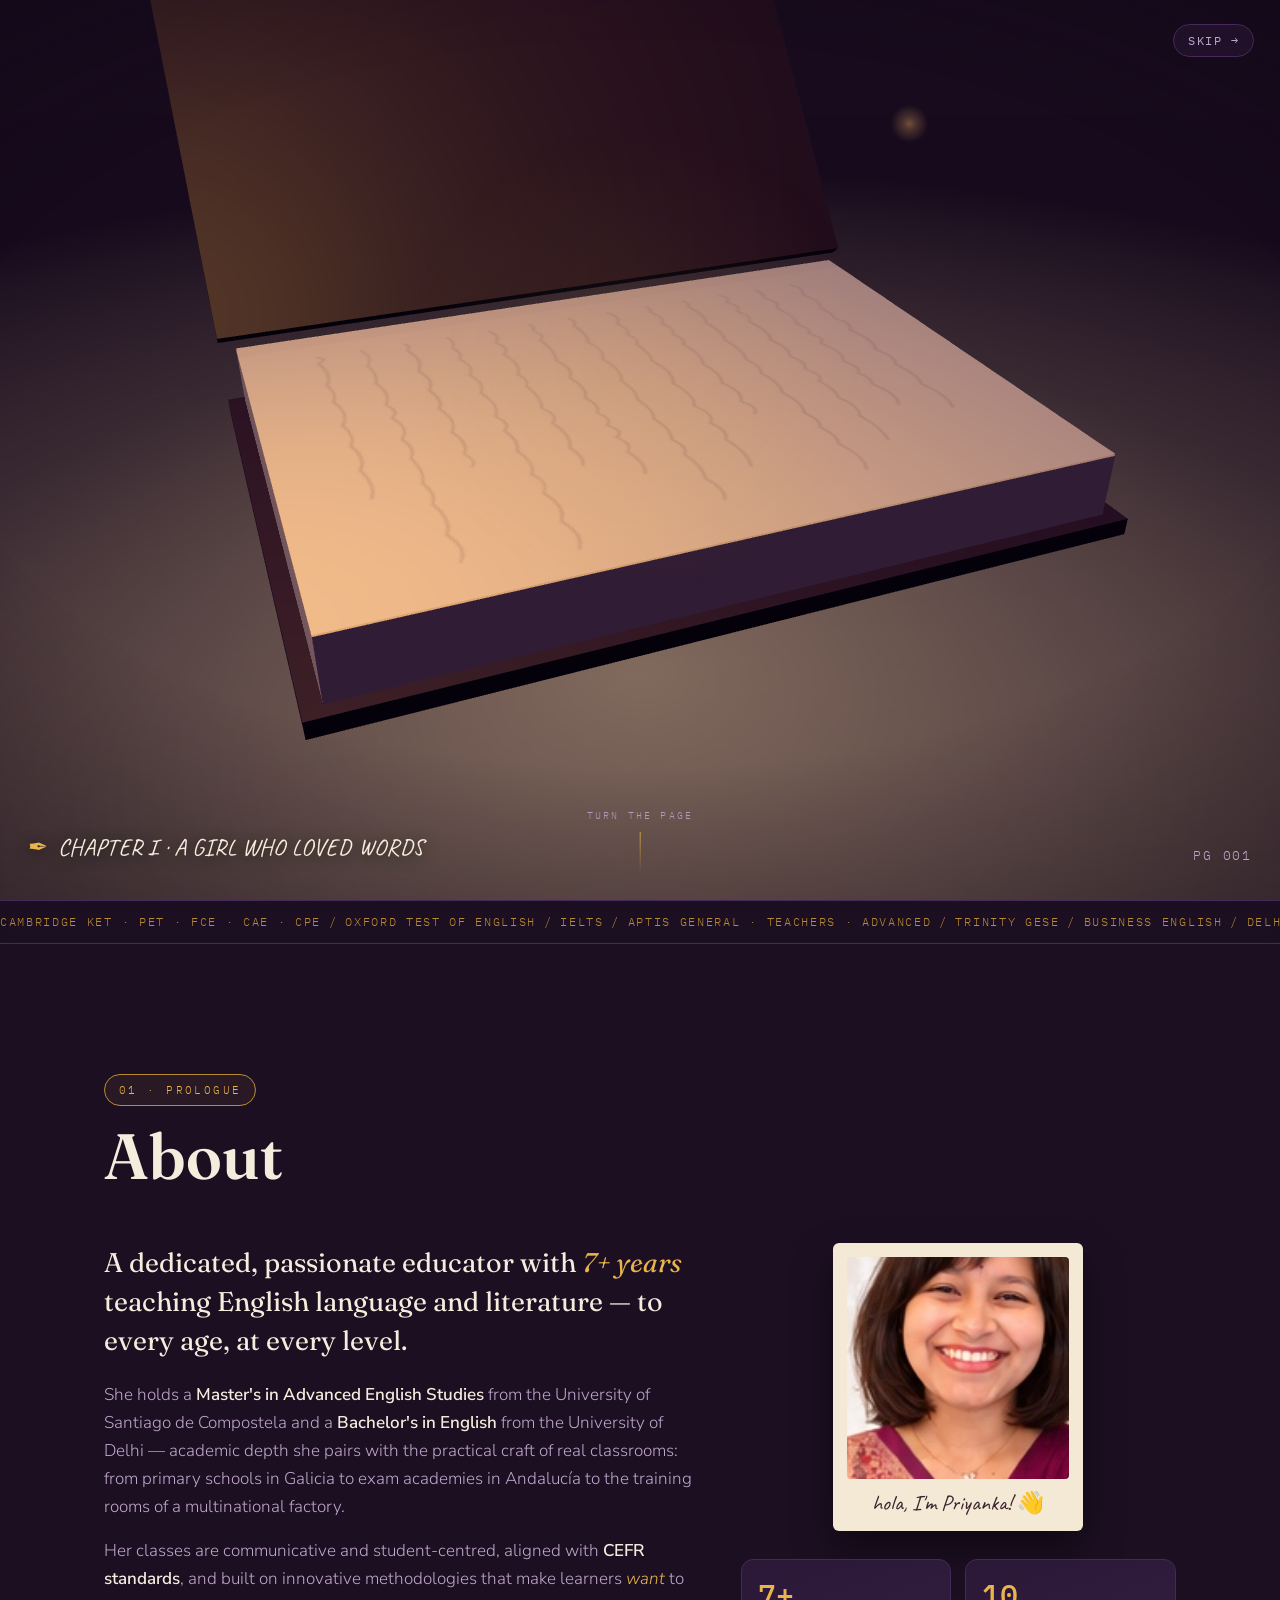
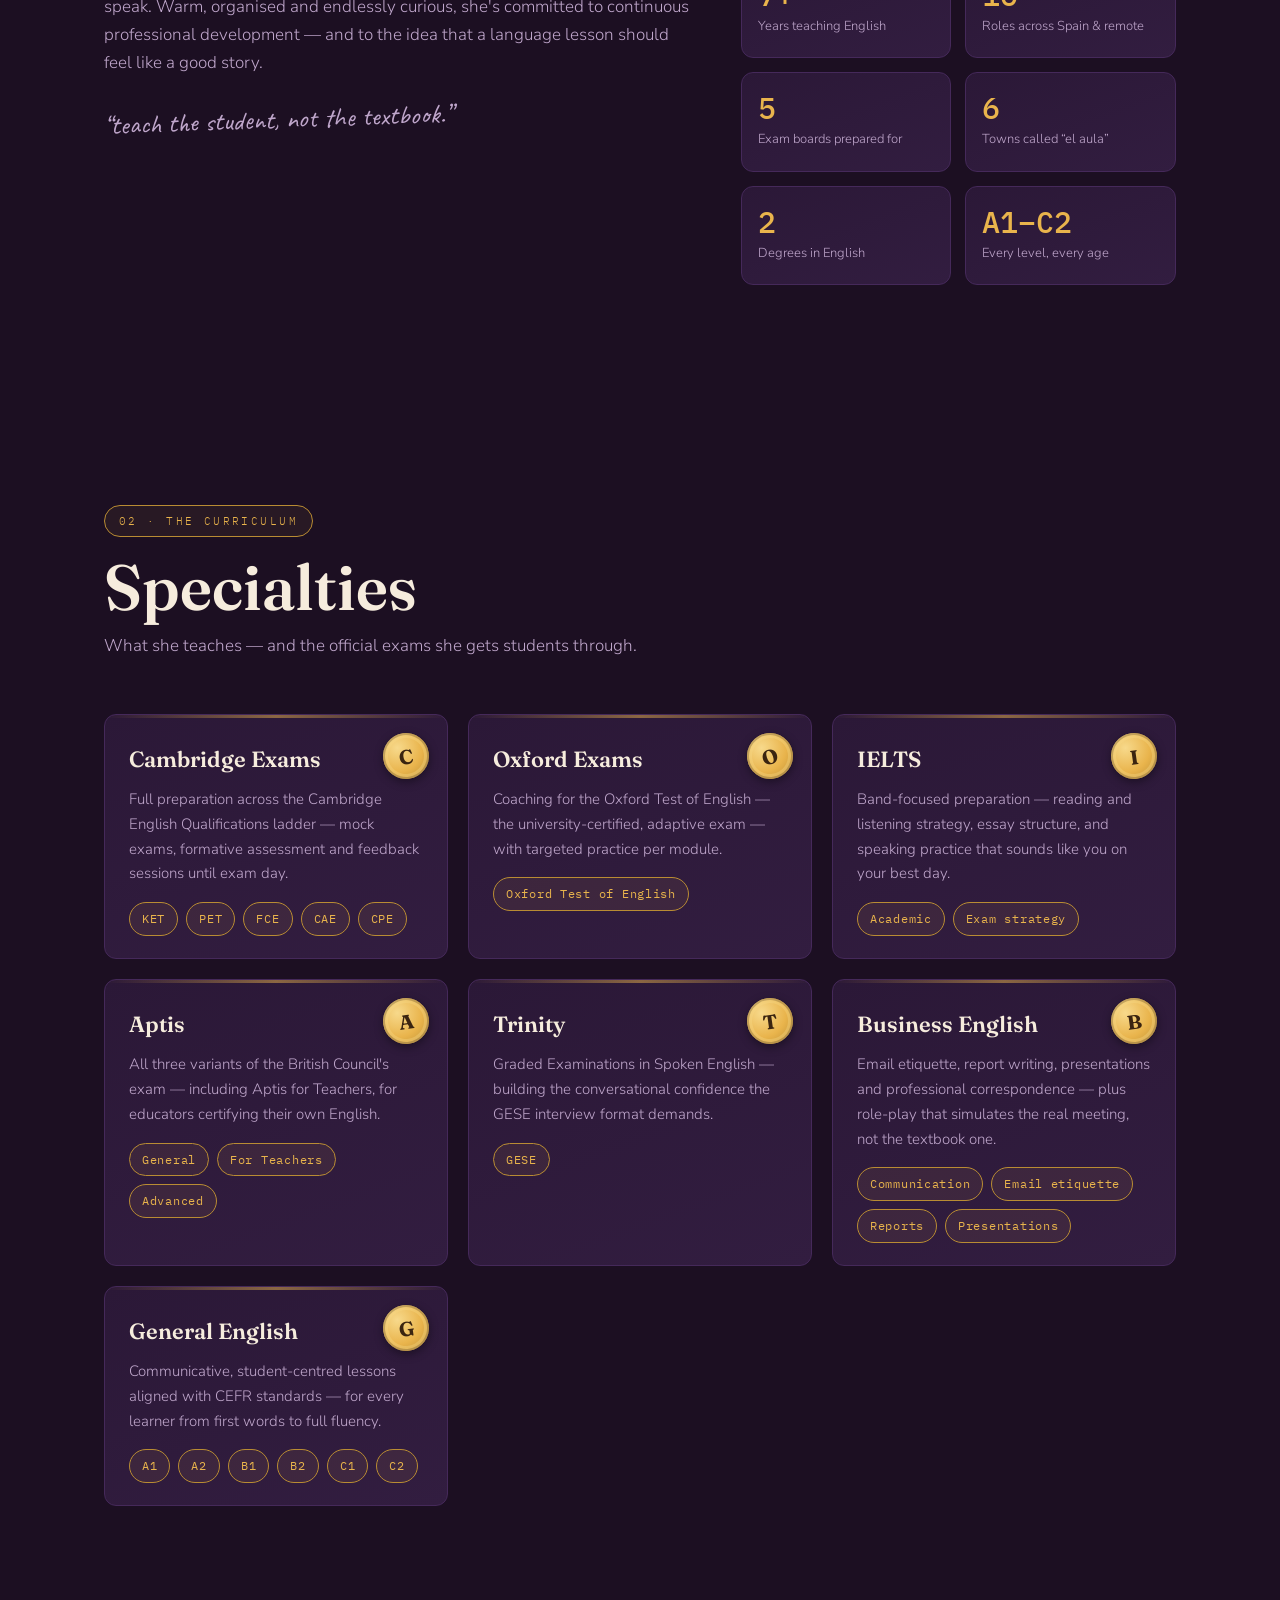
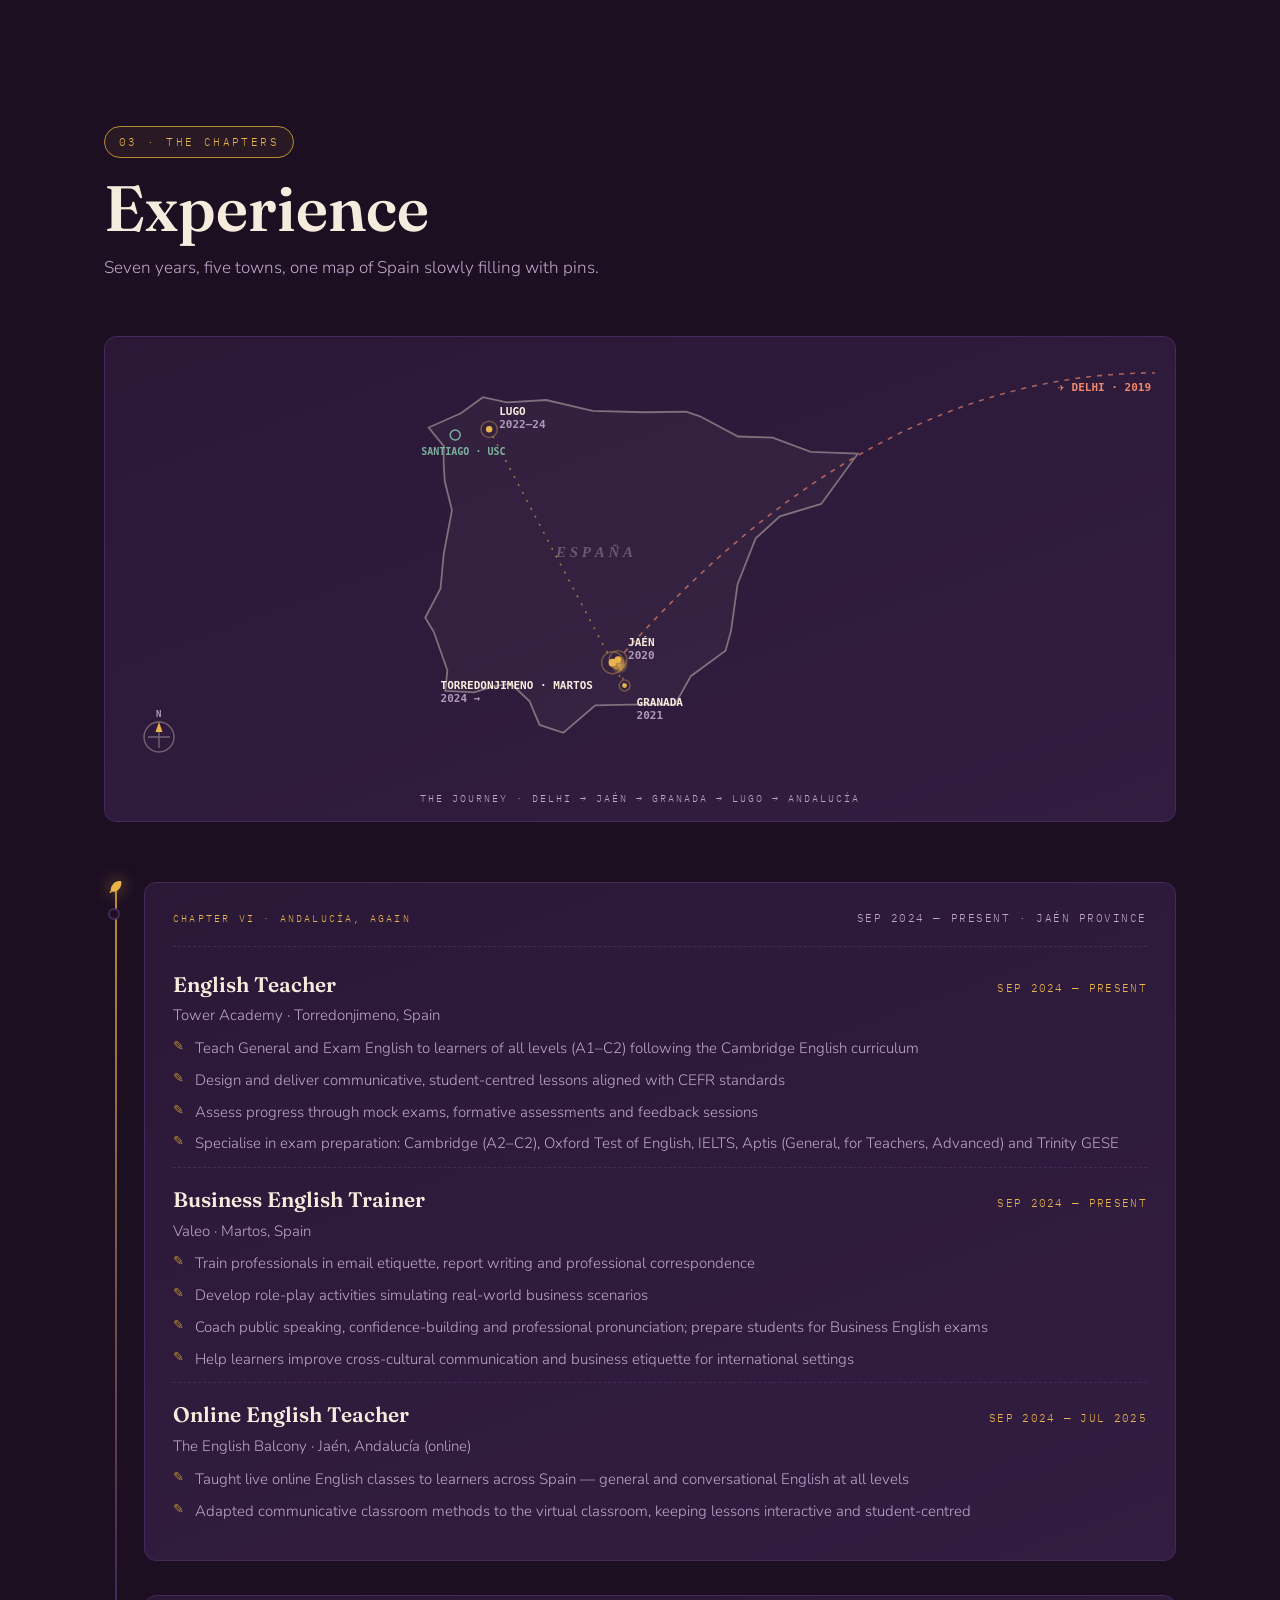
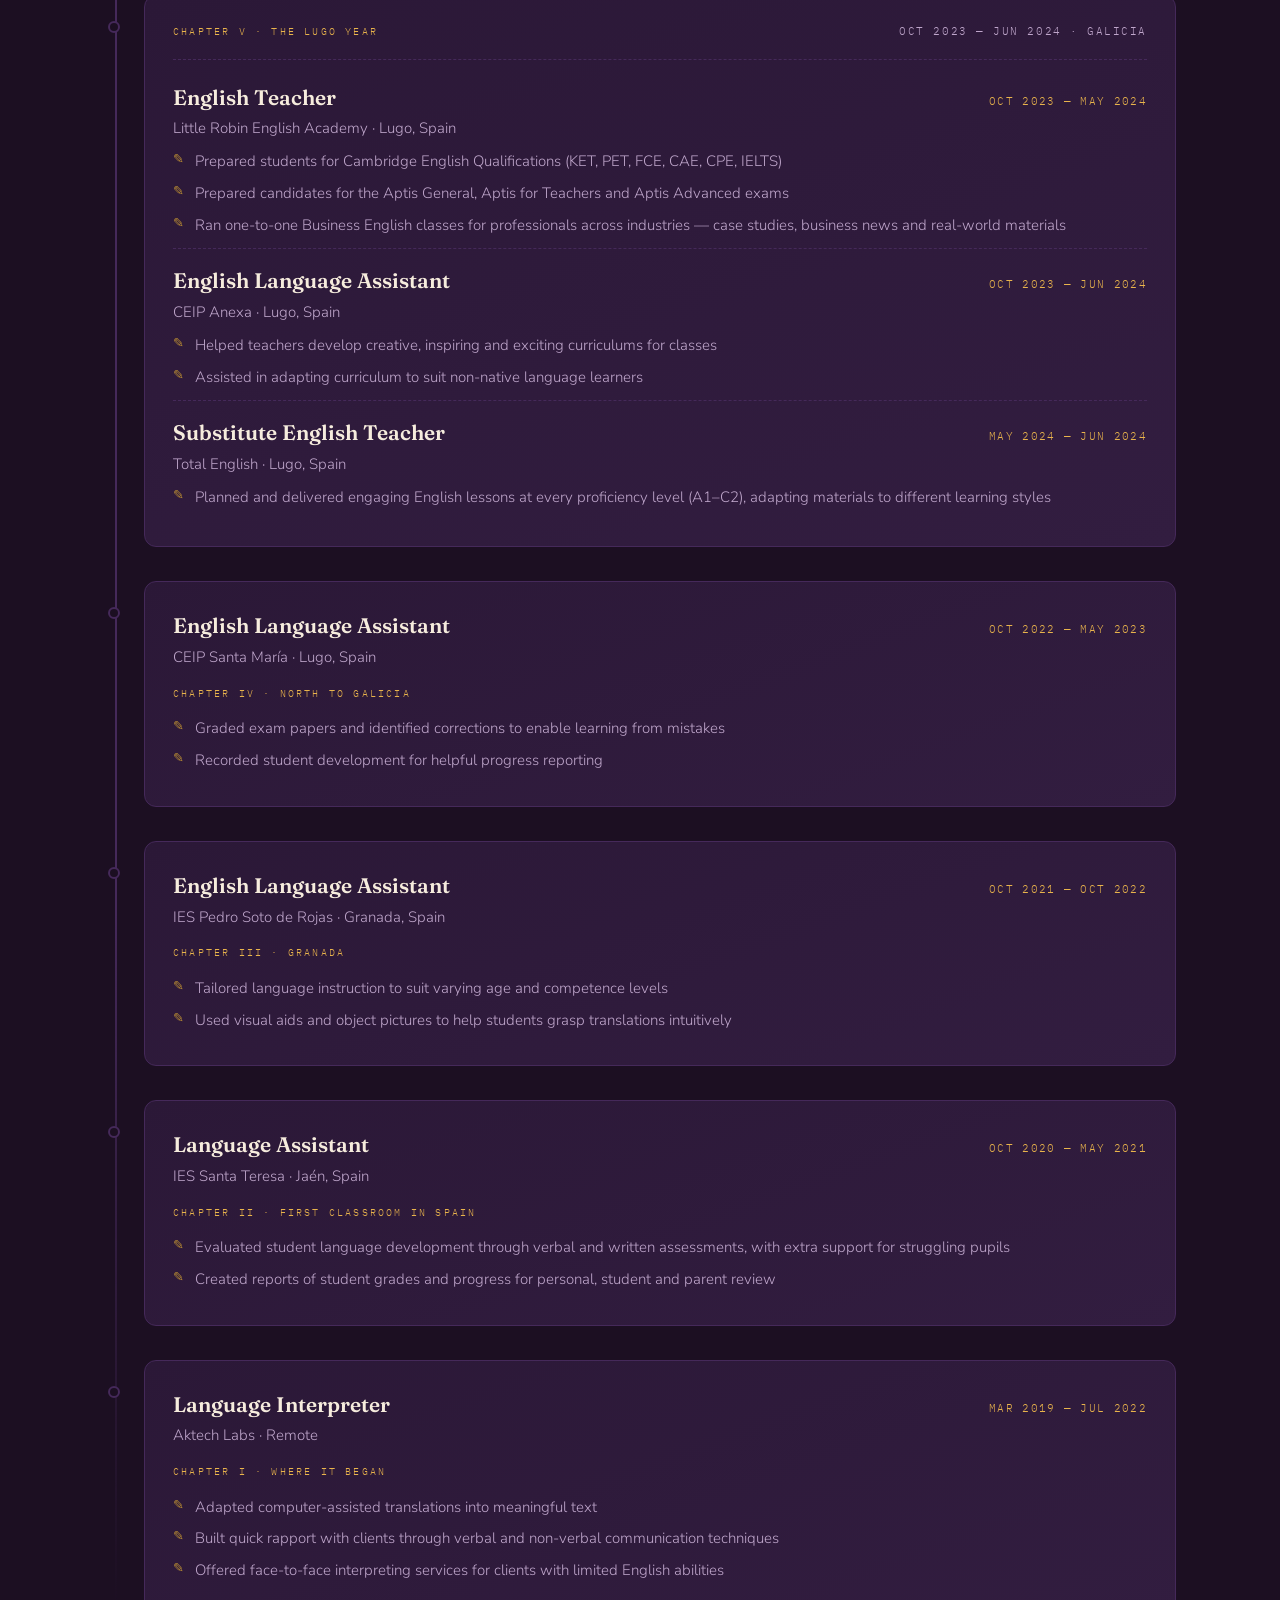
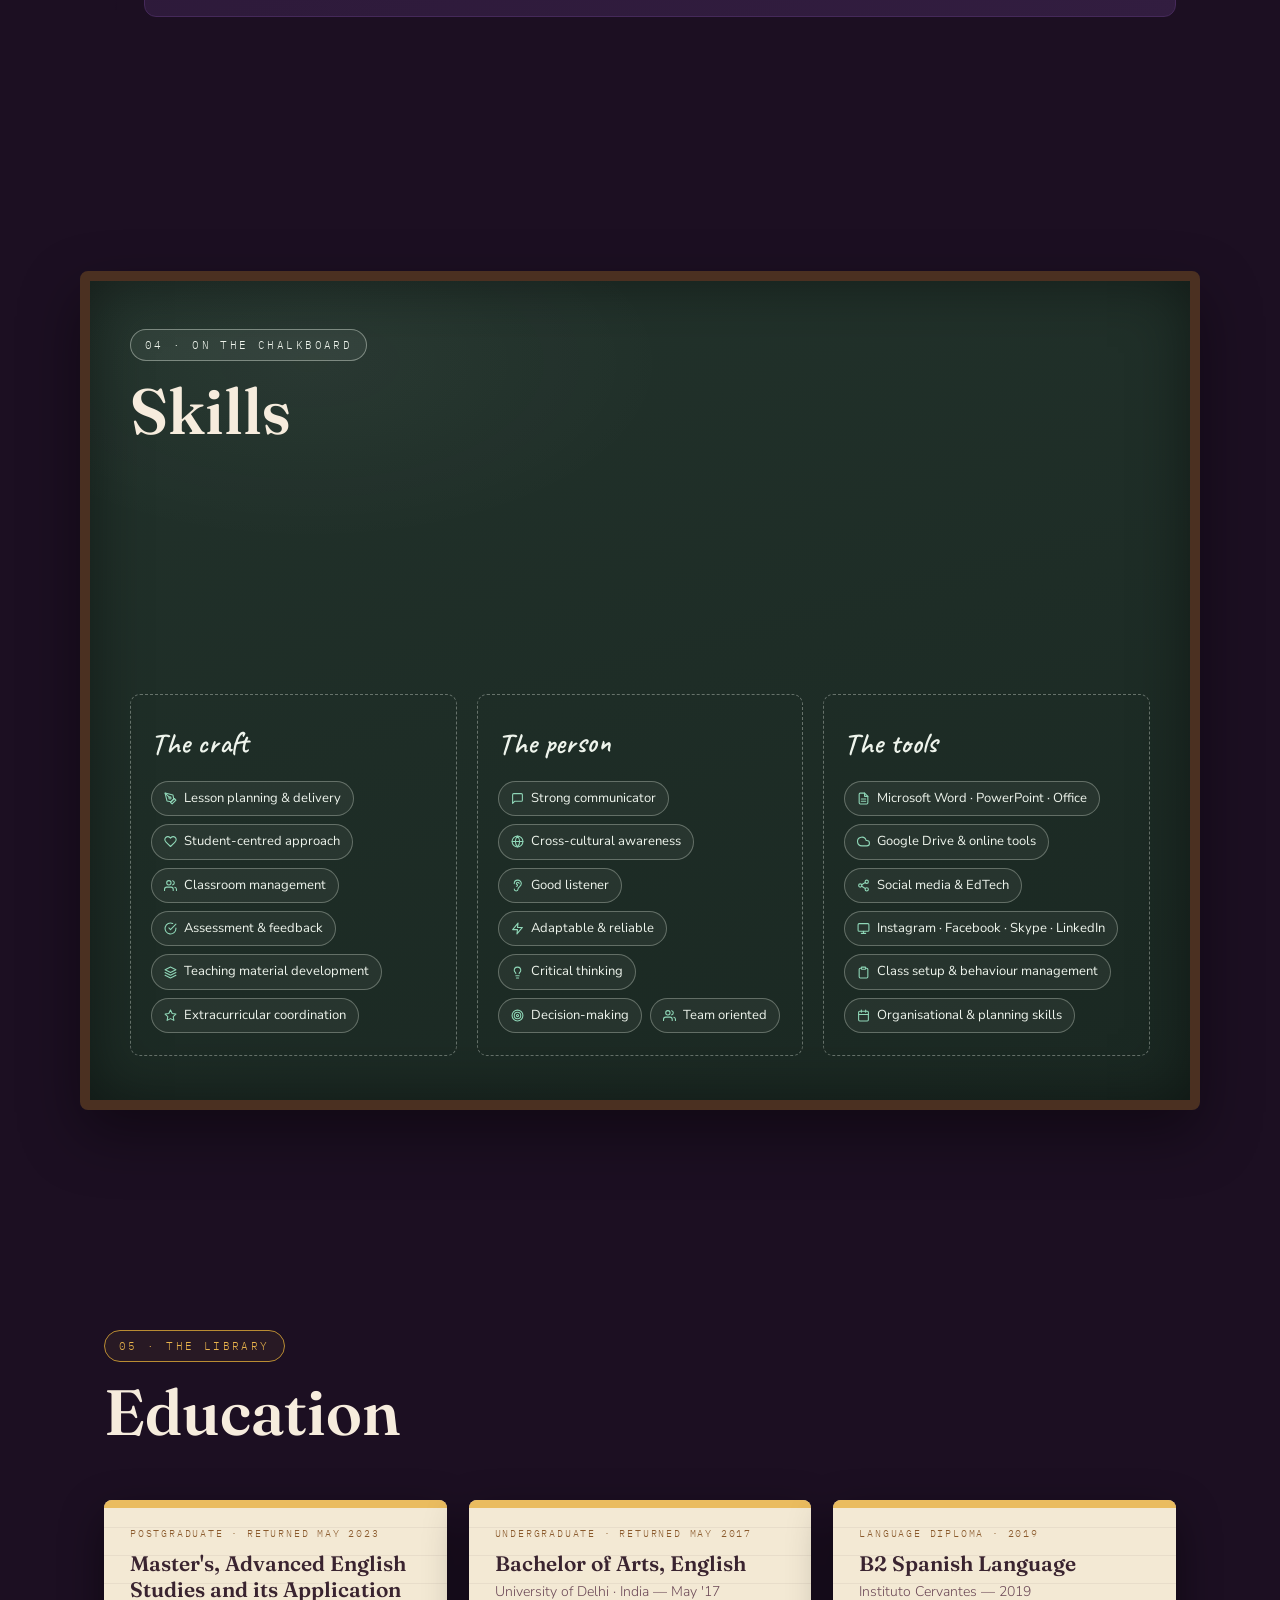
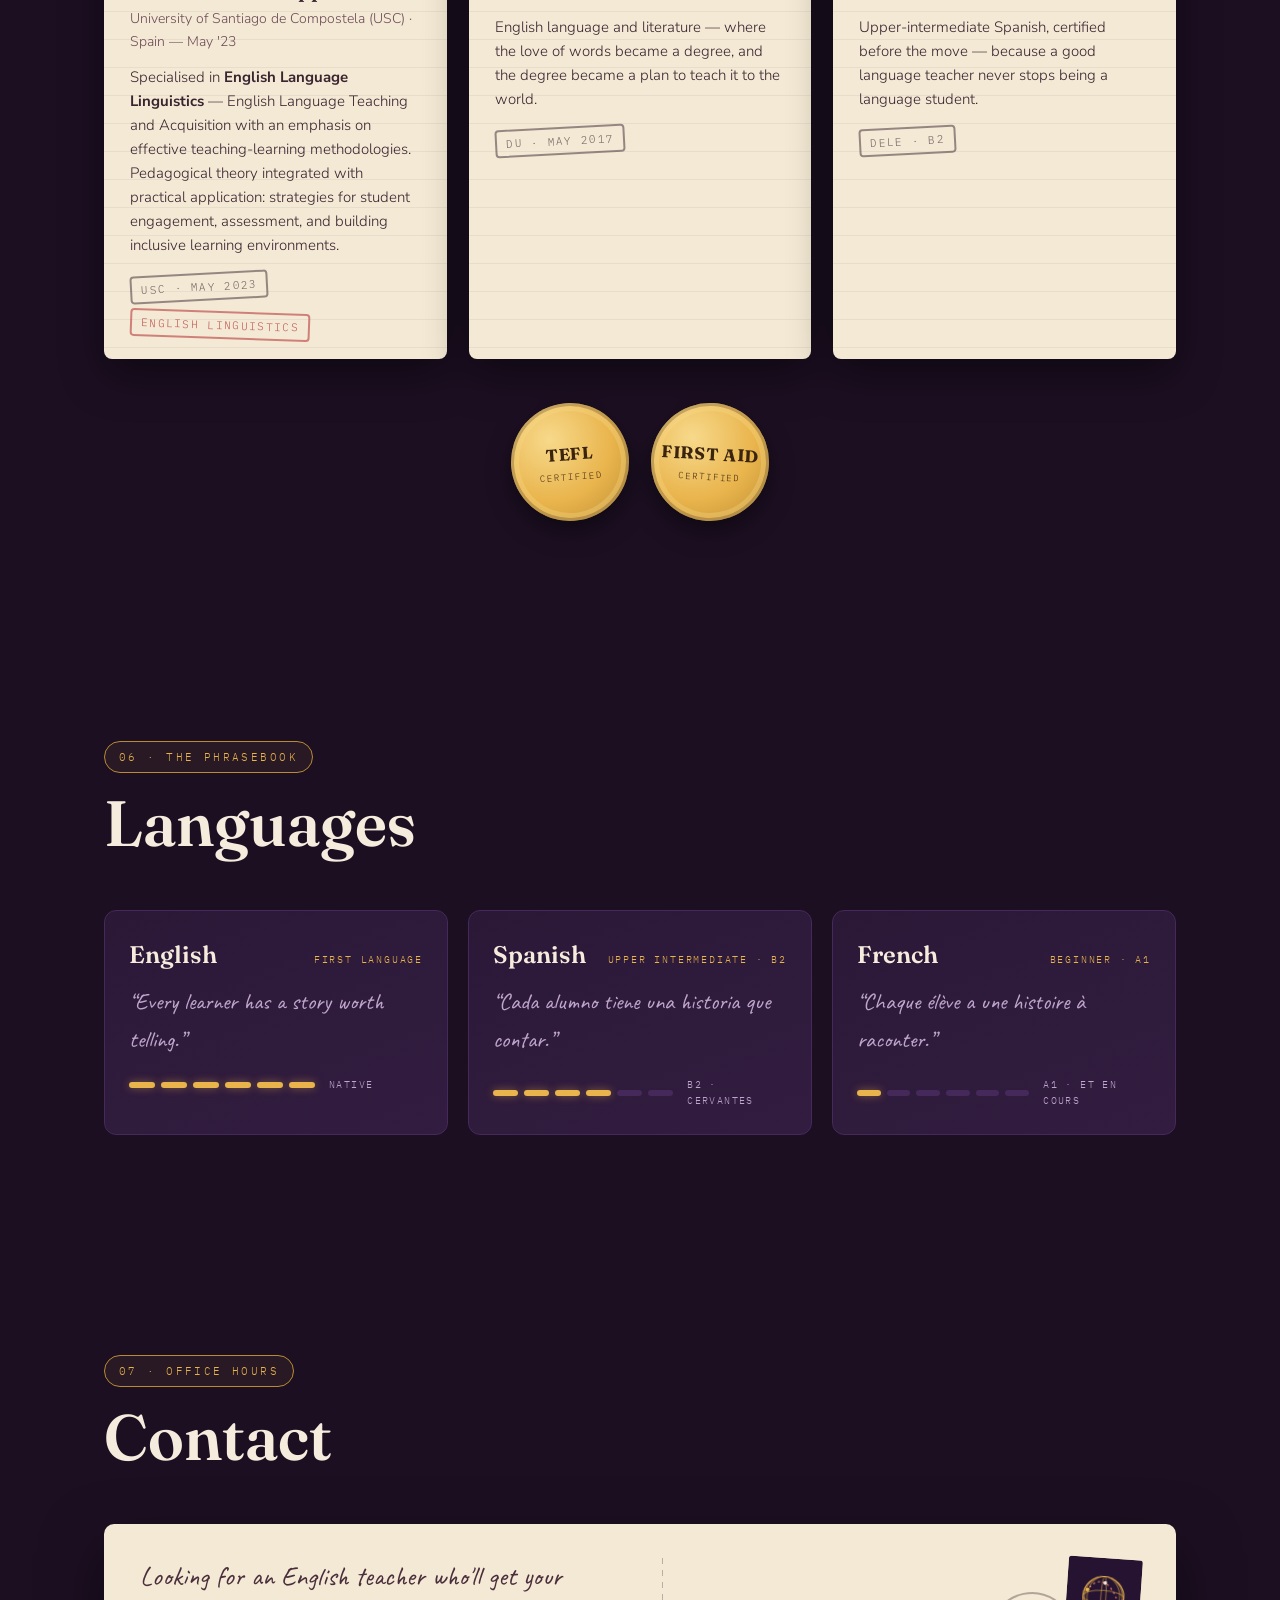
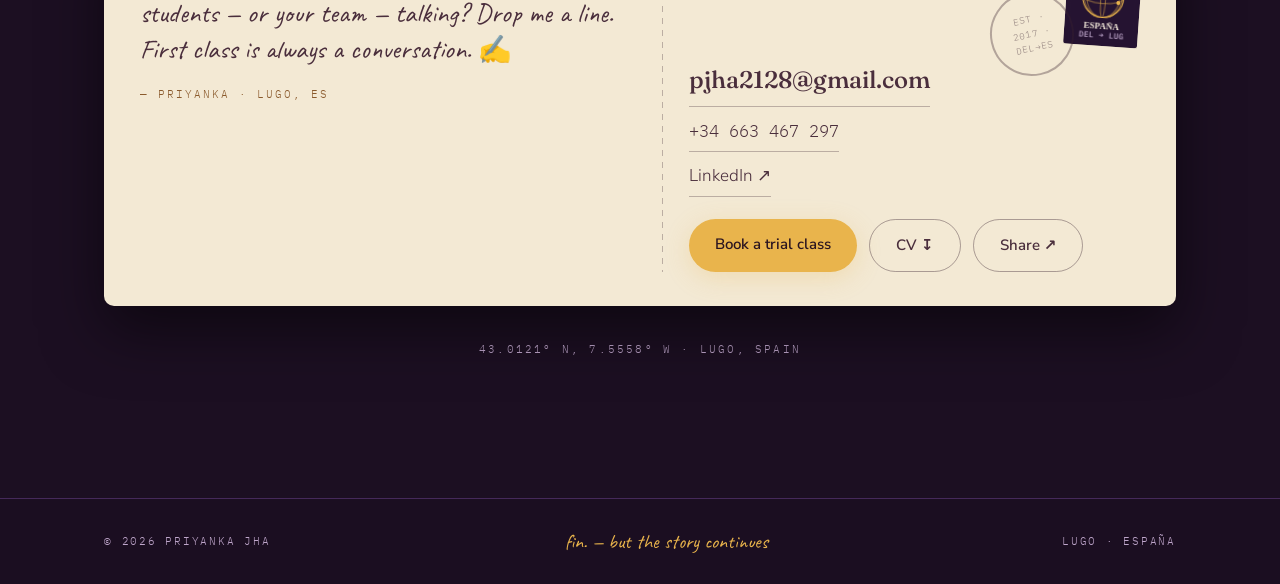
<file: index.html>
<!DOCTYPE html>
<html lang="en">
<head>
  <meta charset="utf-8">
  <meta name="viewport" content="width=device-width, initial-scale=1">
  <title>Priyanka Jha — English Language Teacher · Cambridge · IELTS · Spain</title>
  <meta name="description" content="Priyanka Jha — English Language Teacher with 7+ years across Spain. Cambridge (KET–CPE), Oxford Test of English, IELTS, Aptis and Trinity GESE exam preparation, Business English, and classrooms from Lugo to Andalucía. Master's in Advanced English Studies (USC).">
  <meta name="author" content="Priyanka Jha">

  <link rel="canonical" href="https://ipjha.github.io/">
  <link rel="alternate" hreflang="en" href="https://ipjha.github.io/">
  <link rel="alternate" hreflang="es" href="https://ipjha.github.io/es/">
  <link rel="alternate" hreflang="x-default" href="https://ipjha.github.io/">
  <meta name="theme-color" content="#1c0f22">

  <!-- Open Graph -->
  <meta property="og:type" content="website">
  <meta property="og:title" content="Priyanka Jha — English Language Teacher · Cambridge · IELTS · Spain">
  <meta property="og:description" content="7+ years teaching English across Spain — exam preparation (Cambridge, Oxford, IELTS, Aptis, Trinity), Business English, and learners from A1 to C2.">
  <meta property="og:url" content="https://ipjha.github.io/">
  <meta property="og:site_name" content="Priyanka Jha">
  <meta property="og:image" content="https://ipjha.github.io/share.jpg">
  <meta property="og:image:width" content="1200">
  <meta property="og:image:height" content="630">
  <meta name="twitter:card" content="summary_large_image">
  <meta name="twitter:title" content="Priyanka Jha — English Language Teacher">
  <meta name="twitter:description" content="7+ years teaching English across Spain — Cambridge, Oxford, IELTS, Aptis & Trinity exam prep, Business English, A1–C2.">
  <meta name="twitter:image" content="https://ipjha.github.io/share.jpg">

  <link rel="icon" type="image/svg+xml" href="favicon.svg">
  <link rel="icon" type="image/png" sizes="512x512" href="favicon.png">
  <link rel="apple-touch-icon" href="favicon.png">
  <link rel="manifest" href="manifest.json">

  <!-- Structured data -->
  <script type="application/ld+json">
  {
    "@context": "https://schema.org",
    "@type": "Person",
    "name": "Priyanka Jha",
    "url": "https://ipjha.github.io/",
    "jobTitle": "English Language Teacher",
    "worksFor": { "@type": "Organization", "name": "Tower Academy" },
    "address": { "@type": "PostalAddress", "addressLocality": "Lugo", "addressCountry": "ES" },
    "email": "mailto:pjha2128@gmail.com",
    "telephone": "+34663467297",
    "knowsAbout": ["English Language Teaching", "Cambridge English Qualifications", "IELTS", "Aptis", "Trinity GESE", "Oxford Test of English", "Business English", "TEFL", "Lesson Planning", "Classroom Management"],
    "knowsLanguage": ["en", "es", "fr", "hi"],
    "alumniOf": [
      { "@type": "CollegeOrUniversity", "name": "University of Santiago de Compostela" },
      { "@type": "CollegeOrUniversity", "name": "University of Delhi" }
    ],
    "sameAs": ["https://www.linkedin.com/in/priyanka-jha-652b40142"]
  }
  </script>

  <link rel="preconnect" href="https://fonts.googleapis.com">
  <link rel="preconnect" href="https://fonts.gstatic.com" crossorigin>
  <link href="https://fonts.googleapis.com/css2?family=Fraunces:opsz,wght@9..144,300;9..144,400;9..144,500;9..144,600;9..144,700&family=Nunito+Sans:opsz,wght@6..12,300;6..12,400;6..12,600;6..12,700&family=Caveat:wght@500;600&family=IBM+Plex+Mono:wght@400;500&display=swap" rel="stylesheet">

  <link rel="stylesheet" href="assets/css/main.css">
</head>
<body>

  <!-- 3D storybook study (whole-page backdrop) -->
  <div class="scene" id="scene" aria-hidden="true"><canvas id="webgl"></canvas></div>

  <!-- cursor lamplight -->
  <div class="spotlight" id="spotlight" aria-hidden="true"></div>

  <!-- scroll progress: a bookmark ribbon down the right edge -->
  <div class="ribbon" aria-hidden="true">
    <span class="ribbon__mark" id="scrollMark">
      <svg viewBox="0 0 24 24" width="13" height="13" fill="currentColor"><path d="M6 2h12a1 1 0 0 1 1 1v19l-7-4.5L5 22V3a1 1 0 0 1 1-1z"/></svg>
    </span>
  </div>

  <!-- intro: the book opens -->
  <div class="intro" id="intro">
    <div class="intro__vignette" aria-hidden="true"></div>
    <div class="intro__hud" aria-hidden="true">
      <span class="intro__quill">✒</span>
      <span id="introLine">CHAPTER I · A GIRL WHO LOVED WORDS</span>
    </div>
    <div class="intro__page mono" aria-hidden="true">PG&nbsp;<span id="introPage">001</span></div>
    <button class="intro__skip mono" id="introSkip">SKIP →</button>
  </div>

  <!-- ================= NAV ================= -->
  <header class="nav" id="nav">
    <div class="nav__inner">
      <a href="#home" class="nav__brand" aria-label="Home">
        <span class="brand__mark" aria-hidden="true">PJ</span>
        <span class="brand__code" aria-hidden="true">EST. 2017 · ES</span>
      </a>
      <nav class="nav__links" id="navLinks" aria-label="Primary">
        <a href="#about">About</a>
        <a href="#curriculum">Curriculum</a>
        <a href="#experience">Chapters</a>
        <a href="#skills">Chalkboard</a>
        <a href="#education">Education</a>
        <a href="#languages">Languages</a>
        <a href="#contact">Contact</a>
        <a class="nav__lang mono" href="es/" lang="es" aria-label="Versión en español">ES</a>
        <a class="nav__cta" href="Priyanka_Jha_CV.jpg" target="_blank" rel="noopener">CV ↧</a>
      </nav>
      <button class="nav__burger" id="burger" aria-label="Menu" aria-expanded="false" aria-controls="navLinks">
        <span></span><span></span>
      </button>
    </div>
  </header>

  <main id="main">

  <!-- ================= HERO ================= -->
  <section class="hero" id="home">
    <div class="hero__inner">
      <p class="hero__eyebrow reveal"><span class="dot dot--live" aria-hidden="true"></span>Now teaching in Andalucía, Spain</p>

      <h1 class="hero__name">
        <span class="hero__line"><span class="hero__word">PRIYANKA</span></span>
        <span class="hero__line"><span class="hero__word hero__word--outline">JHA</span></span>
      </h1>

      <p class="hero__role reveal">English Language Teacher — Cambridge · Oxford · IELTS · Aptis · Trinity</p>
      <p class="hero__sub reveal">She left Delhi with a degree in English and a one-way ticket to Spain.
        Seven years of teaching later: five towns, hundreds of students from six-year-olds to executives,
        and one simple belief — <em class="hand">every learner has a story worth telling in English.</em></p>

      <div class="hero__cta reveal">
        <a class="btn btn--gold" href="mailto:pjha2128@gmail.com?subject=Trial%20class%20enquiry&amp;body=Hi%20Priyanka%2C%0A%0AI%27d%20like%20to%20book%20a%20trial%20English%20class.%0A%0AWho%20it%27s%20for%3A%20%0ACurrent%20level%20(if%20known)%3A%20%0APreferred%20days%20and%20times%3A%20%0A%0AThanks!">Book a trial class</a>
        <a class="btn btn--ghost" href="#experience">Read her story</a>
        <a class="btn btn--ghost" href="Priyanka_Jha_CV.jpg" target="_blank" rel="noopener">Download CV</a>
      </div>

      <div class="hero__strip mono reveal" aria-hidden="true">
        <span>ES <b id="clock">--:--:--</b> CET</span>
        <span class="strip__sep">/</span>
        <span>7+ YRS · ENGLISH TEACHING</span>
        <span class="strip__sep">/</span>
        <span>LEVELS A1 → C2</span>
        <span class="strip__sep">/</span>
        <span>TEFL CERTIFIED</span>
      </div>
    </div>

    <a class="hero__scroll mono" href="#about" aria-label="Scroll to about">
      <span>TURN THE PAGE</span><span class="scroll__beam" aria-hidden="true"></span>
    </a>
  </section>

  <!-- ticker -->
  <div class="ticker" aria-hidden="true">
    <div class="ticker__track mono">
      <span>CAMBRIDGE KET · PET · FCE · CAE · CPE&ensp;/&ensp;OXFORD TEST OF ENGLISH&ensp;/&ensp;IELTS&ensp;/&ensp;APTIS GENERAL · TEACHERS · ADVANCED&ensp;/&ensp;TRINITY GESE&ensp;/&ensp;BUSINESS ENGLISH&ensp;/&ensp;DELHI → JAÉN → GRANADA → LUGO → ANDALUCÍA&ensp;/&ensp;</span>
      <span>CAMBRIDGE KET · PET · FCE · CAE · CPE&ensp;/&ensp;OXFORD TEST OF ENGLISH&ensp;/&ensp;IELTS&ensp;/&ensp;APTIS GENERAL · TEACHERS · ADVANCED&ensp;/&ensp;TRINITY GESE&ensp;/&ensp;BUSINESS ENGLISH&ensp;/&ensp;DELHI → JAÉN → GRANADA → LUGO → ANDALUCÍA&ensp;/&ensp;</span>
    </div>
  </div>

  <!-- ================= ABOUT ================= -->
  <section class="section" id="about">
    <div class="wrap">
      <header class="sec__head reveal">
        <span class="sec__tag mono">01 · PROLOGUE</span>
        <h2 class="sec__title">About</h2>
      </header>

      <div class="about">
        <div class="about__text reveal">
          <p class="about__lede">A dedicated, passionate educator with <em>7+ years</em> teaching English
            language and literature — to every age, at every level.</p>
          <p>She holds a <strong>Master's in Advanced English Studies</strong> from the University of Santiago
            de Compostela and a <strong>Bachelor's in English</strong> from the University of Delhi — academic
            depth she pairs with the practical craft of real classrooms: from primary schools in Galicia to
            exam academies in Andalucía to the training rooms of a multinational factory.</p>
          <p>Her classes are communicative and student-centred, aligned with <strong>CEFR standards</strong>,
            and built on innovative methodologies that make learners <em>want</em> to speak. Warm, organised
            and endlessly curious, she's committed to continuous professional development — and to the idea
            that a language lesson should feel like a good story.</p>
          <p class="about__note hand" aria-hidden="true">“teach the student, not the textbook.”</p>
        </div>

        <div class="about__side">
          <figure class="polaroid reveal reveal--flip" aria-label="Portrait of Priyanka Jha">
            <img src="images/priyanka.jpg" alt="Priyanka Jha smiling" width="137" height="137">
            <figcaption class="hand">hola, I'm Priyanka! 👋</figcaption>
          </figure>

          <ul class="stats" role="list">
            <li class="stat reveal" style="--i:0"><b class="stat__num mono" data-count="7" data-suffix="+">0</b><span class="stat__lbl">Years teaching English</span></li>
            <li class="stat reveal" style="--i:1"><b class="stat__num mono" data-count="10">0</b><span class="stat__lbl">Roles across Spain &amp; remote</span></li>
            <li class="stat reveal" style="--i:2"><b class="stat__num mono" data-count="5">0</b><span class="stat__lbl">Exam boards prepared for</span></li>
            <li class="stat reveal" style="--i:3"><b class="stat__num mono" data-count="6">0</b><span class="stat__lbl">Towns called “el aula”</span></li>
            <li class="stat reveal" style="--i:4"><b class="stat__num mono" data-count="2">0</b><span class="stat__lbl">Degrees in English</span></li>
            <li class="stat reveal" style="--i:5"><b class="stat__num mono">A1–C2</b><span class="stat__lbl">Every level, every age</span></li>
          </ul>
        </div>
      </div>
    </div>
  </section>

  <!-- ================= CURRICULUM / TEACHING SPECIALTIES ================= -->
  <section class="section" id="curriculum">
    <div class="wrap">
      <header class="sec__head reveal">
        <span class="sec__tag mono">02 · THE CURRICULUM</span>
        <h2 class="sec__title">Specialties</h2>
        <p class="sec__note">What she teaches — and the official exams she gets students through.</p>
      </header>

      <div class="courses">
        <article class="course reveal" style="--i:0">
          <span class="course__seal" aria-hidden="true">C</span>
          <h3>Cambridge Exams</h3>
          <p>Full preparation across the Cambridge English Qualifications ladder — mock exams, formative
            assessment and feedback sessions until exam day.</p>
          <ul class="chips chips--level" role="list"><li>KET</li><li>PET</li><li>FCE</li><li>CAE</li><li>CPE</li></ul>
        </article>

        <article class="course reveal" style="--i:1">
          <span class="course__seal" aria-hidden="true">O</span>
          <h3>Oxford Exams</h3>
          <p>Coaching for the Oxford Test of English — the university-certified, adaptive exam — with
            targeted practice per module.</p>
          <ul class="chips chips--level" role="list"><li>Oxford Test of English</li></ul>
        </article>

        <article class="course reveal" style="--i:2">
          <span class="course__seal" aria-hidden="true">I</span>
          <h3>IELTS</h3>
          <p>Band-focused preparation — reading and listening strategy, essay structure, and speaking
            practice that sounds like you on your best day.</p>
          <ul class="chips chips--level" role="list"><li>Academic</li><li>Exam strategy</li></ul>
        </article>

        <article class="course reveal" style="--i:3">
          <span class="course__seal" aria-hidden="true">A</span>
          <h3>Aptis</h3>
          <p>All three variants of the British Council's exam — including Aptis for Teachers, for
            educators certifying their own English.</p>
          <ul class="chips chips--level" role="list"><li>General</li><li>For Teachers</li><li>Advanced</li></ul>
        </article>

        <article class="course reveal" style="--i:4">
          <span class="course__seal" aria-hidden="true">T</span>
          <h3>Trinity</h3>
          <p>Graded Examinations in Spoken English — building the conversational confidence the GESE
            interview format demands.</p>
          <ul class="chips chips--level" role="list"><li>GESE</li></ul>
        </article>

        <article class="course reveal" style="--i:5">
          <span class="course__seal" aria-hidden="true">B</span>
          <h3>Business English</h3>
          <p>Email etiquette, report writing, presentations and professional correspondence — plus role-play
            that simulates the real meeting, not the textbook one.</p>
          <ul class="chips chips--level" role="list"><li>Communication</li><li>Email etiquette</li><li>Reports</li><li>Presentations</li></ul>
        </article>

        <article class="course reveal" style="--i:6">
          <span class="course__seal" aria-hidden="true">G</span>
          <h3>General English</h3>
          <p>Communicative, student-centred lessons aligned with CEFR standards — for every learner from
            first words to full fluency.</p>
          <ul class="chips chips--level" role="list"><li>A1</li><li>A2</li><li>B1</li><li>B2</li><li>C1</li><li>C2</li></ul>
        </article>
      </div>
    </div>
  </section>

  <!-- ================= EXPERIENCE / CHAPTERS ================= -->
  <section class="section" id="experience">
    <div class="wrap">
      <header class="sec__head reveal">
        <span class="sec__tag mono">03 · THE CHAPTERS</span>
        <h2 class="sec__title">Experience</h2>
        <p class="sec__note">Seven years, five towns, one map of Spain slowly filling with pins.</p>
      </header>

      <!-- the journey, sketched -->
      <div class="mapcard reveal" aria-hidden="true">
        <canvas id="mapCanvas"></canvas>
        <span class="mapcard__lbl mono">THE JOURNEY · DELHI → JAÉN → GRANADA → LUGO → ANDALUCÍA</span>
      </div>

      <ol class="story" role="list" id="story">
        <span class="story__quill" id="storyQuill" aria-hidden="true">
          <svg viewBox="0 0 24 24" width="16" height="16" fill="currentColor"><path d="M20.24 3.76c-3.87-1.5-9.06.06-12.2 3.2C4.9 10.1 3.7 14.4 4.3 17.58l-1.6 1.6a1 1 0 1 0 1.42 1.41l1.6-1.6c3.18.61 7.47-.6 10.61-3.74 3.14-3.14 4.7-8.33 3.2-12.2a1.1 1.1 0 0 0-.29-.29zM8.6 15.4c2.2-4.3 5.6-7.3 8.9-8.9-4.06 1.06-7.84 4.84-8.9 8.9z"/></svg>
        </span>

        <li class="leg reveal" style="--i:0">
          <span class="leg__node leg__node--now" aria-hidden="true"></span>
          <div class="leg__card">
            <div class="leg__firm">
              <span class="leg__chapter mono">CHAPTER VI · ANDALUCÍA, AGAIN</span>
              <span class="leg__stay mono">SEP 2024 — PRESENT · JAÉN PROVINCE</span>
            </div>

            <div class="role">
              <div class="leg__top">
                <h3>English Teacher</h3>
                <span class="leg__when mono">SEP 2024 — PRESENT</span>
              </div>
              <p class="leg__org">Tower Academy · Torredonjimeno, Spain</p>
              <ul class="leg__points">
                <li>Teach General and Exam English to learners of all levels (A1–C2) following the Cambridge English curriculum</li>
                <li>Design and deliver communicative, student-centred lessons aligned with CEFR standards</li>
                <li>Assess progress through mock exams, formative assessments and feedback sessions</li>
                <li>Specialise in exam preparation: Cambridge (A2–C2), Oxford Test of English, IELTS, Aptis (General, for Teachers, Advanced) and Trinity GESE</li>
              </ul>
            </div>

            <div class="role">
              <div class="leg__top">
                <h3>Business English Trainer</h3>
                <span class="leg__when mono">SEP 2024 — PRESENT</span>
              </div>
              <p class="leg__org">Valeo · Martos, Spain</p>
              <ul class="leg__points">
                <li>Train professionals in email etiquette, report writing and professional correspondence</li>
                <li>Develop role-play activities simulating real-world business scenarios</li>
                <li>Coach public speaking, confidence-building and professional pronunciation; prepare students for Business English exams</li>
                <li>Help learners improve cross-cultural communication and business etiquette for international settings</li>
              </ul>
            </div>

            <div class="role">
              <div class="leg__top">
                <h3>Online English Teacher</h3>
                <span class="leg__when mono">SEP 2024 — JUL 2025</span>
              </div>
              <p class="leg__org">The English Balcony · Jaén, Andalucía (online)</p>
              <ul class="leg__points">
                <li>Taught live online English classes to learners across Spain — general and conversational English at all levels</li>
                <li>Adapted communicative classroom methods to the virtual classroom, keeping lessons interactive and student-centred</li>
              </ul>
            </div>
          </div>
        </li>

        <li class="leg reveal" style="--i:1">
          <span class="leg__node" aria-hidden="true"></span>
          <div class="leg__card">
            <div class="leg__firm">
              <span class="leg__chapter mono">CHAPTER V · THE LUGO YEAR</span>
              <span class="leg__stay mono">OCT 2023 — JUN 2024 · GALICIA</span>
            </div>

            <div class="role">
              <div class="leg__top">
                <h3>English Teacher</h3>
                <span class="leg__when mono">OCT 2023 — MAY 2024</span>
              </div>
              <p class="leg__org">Little Robin English Academy · Lugo, Spain</p>
              <ul class="leg__points">
                <li>Prepared students for Cambridge English Qualifications (KET, PET, FCE, CAE, CPE, IELTS)</li>
                <li>Prepared candidates for the Aptis General, Aptis for Teachers and Aptis Advanced exams</li>
                <li>Ran one-to-one Business English classes for professionals across industries — case studies, business news and real-world materials</li>
              </ul>
            </div>

            <div class="role">
              <div class="leg__top">
                <h3>English Language Assistant</h3>
                <span class="leg__when mono">OCT 2023 — JUN 2024</span>
              </div>
              <p class="leg__org">CEIP Anexa · Lugo, Spain</p>
              <ul class="leg__points">
                <li>Helped teachers develop creative, inspiring and exciting curriculums for classes</li>
                <li>Assisted in adapting curriculum to suit non-native language learners</li>
              </ul>
            </div>

            <div class="role">
              <div class="leg__top">
                <h3>Substitute English Teacher</h3>
                <span class="leg__when mono">MAY 2024 — JUN 2024</span>
              </div>
              <p class="leg__org">Total English · Lugo, Spain</p>
              <ul class="leg__points">
                <li>Planned and delivered engaging English lessons at every proficiency level (A1–C2), adapting materials to different learning styles</li>
              </ul>
            </div>
          </div>
        </li>

        <li class="leg reveal" style="--i:2">
          <span class="leg__node" aria-hidden="true"></span>
          <div class="leg__card">
            <div class="leg__top">
              <h3>English Language Assistant</h3>
              <span class="leg__when mono">OCT 2022 — MAY 2023</span>
            </div>
            <p class="leg__org">CEIP Santa María · Lugo, Spain</p>
            <span class="leg__chapter mono">CHAPTER IV · NORTH TO GALICIA</span>
            <ul class="leg__points">
              <li>Graded exam papers and identified corrections to enable learning from mistakes</li>
              <li>Recorded student development for helpful progress reporting</li>
            </ul>
          </div>
        </li>

        <li class="leg reveal" style="--i:3">
          <span class="leg__node" aria-hidden="true"></span>
          <div class="leg__card">
            <div class="leg__top">
              <h3>English Language Assistant</h3>
              <span class="leg__when mono">OCT 2021 — OCT 2022</span>
            </div>
            <p class="leg__org">IES Pedro Soto de Rojas · Granada, Spain</p>
            <span class="leg__chapter mono">CHAPTER III · GRANADA</span>
            <ul class="leg__points">
              <li>Tailored language instruction to suit varying age and competence levels</li>
              <li>Used visual aids and object pictures to help students grasp translations intuitively</li>
            </ul>
          </div>
        </li>

        <li class="leg reveal" style="--i:4">
          <span class="leg__node" aria-hidden="true"></span>
          <div class="leg__card">
            <div class="leg__top">
              <h3>Language Assistant</h3>
              <span class="leg__when mono">OCT 2020 — MAY 2021</span>
            </div>
            <p class="leg__org">IES Santa Teresa · Jaén, Spain</p>
            <span class="leg__chapter mono">CHAPTER II · FIRST CLASSROOM IN SPAIN</span>
            <ul class="leg__points">
              <li>Evaluated student language development through verbal and written assessments, with extra support for struggling pupils</li>
              <li>Created reports of student grades and progress for personal, student and parent review</li>
            </ul>
          </div>
        </li>

        <li class="leg reveal" style="--i:5">
          <span class="leg__node" aria-hidden="true"></span>
          <div class="leg__card">
            <div class="leg__top">
              <h3>Language Interpreter</h3>
              <span class="leg__when mono">MAR 2019 — JUL 2022</span>
            </div>
            <p class="leg__org">Aktech Labs · Remote</p>
            <span class="leg__chapter mono">CHAPTER I · WHERE IT BEGAN</span>
            <ul class="leg__points">
              <li>Adapted computer-assisted translations into meaningful text</li>
              <li>Built quick rapport with clients through verbal and non-verbal communication techniques</li>
              <li>Offered face-to-face interpreting services for clients with limited English abilities</li>
            </ul>
          </div>
        </li>
      </ol>
    </div>
  </section>

  <!-- ================= SKILLS / THE CHALKBOARD ================= -->
  <section class="section section--board" id="skills">
    <div class="wrap">
      <header class="sec__head reveal">
        <span class="sec__tag mono">04 · ON THE CHALKBOARD</span>
        <h2 class="sec__title">Skills</h2>
      </header>

      <div class="chalk reveal" aria-hidden="true"><canvas id="chalkCanvas"></canvas></div>

      <div class="panels">
        <div class="panel panel--chalk reveal" style="--i:0">
          <h3 class="panel__name hand">The craft</h3>
          <ul class="chips" role="list"><li data-icon="pen">Lesson planning &amp; delivery</li><li data-icon="heart">Student-centred approach</li><li data-icon="users">Classroom management</li><li data-icon="check">Assessment &amp; feedback</li><li data-icon="layers">Teaching material development</li><li data-icon="star">Extracurricular coordination</li></ul>
        </div>
        <div class="panel panel--chalk reveal" style="--i:1">
          <h3 class="panel__name hand">The person</h3>
          <ul class="chips" role="list"><li data-icon="chat">Strong communicator</li><li data-icon="globe">Cross-cultural awareness</li><li data-icon="ear">Good listener</li><li data-icon="spark">Adaptable &amp; reliable</li><li data-icon="bulb">Critical thinking</li><li data-icon="target">Decision-making</li><li data-icon="users">Team oriented</li></ul>
        </div>
        <div class="panel panel--chalk reveal" style="--i:2">
          <h3 class="panel__name hand">The tools</h3>
          <ul class="chips" role="list"><li data-icon="doc">Microsoft Word · PowerPoint · Office</li><li data-icon="cloud">Google Drive &amp; online tools</li><li data-icon="share">Social media &amp; EdTech</li><li data-icon="monitor">Instagram · Facebook · Skype · LinkedIn</li><li data-icon="clipboard">Class setup &amp; behaviour management</li><li data-icon="calendar">Organisational &amp; planning skills</li></ul>
        </div>
      </div>
    </div>
  </section>

  <!-- ================= EDUCATION / LIBRARY CARDS ================= -->
  <section class="section" id="education">
    <div class="wrap">
      <header class="sec__head reveal">
        <span class="sec__tag mono">05 · THE LIBRARY</span>
        <h2 class="sec__title">Education</h2>
      </header>

      <div class="cards">
        <article class="libcard reveal reveal--flip" style="--i:0">
          <div class="libcard__head">
            <span class="libcard__label mono">POSTGRADUATE · RETURNED MAY 2023</span>
            <h3>Master's, Advanced English Studies and its Application</h3>
            <p class="libcard__school">University of Santiago de Compostela (USC) · Spain — May '23</p>
          </div>
          <p class="libcard__body">Specialised in <strong>English Language Linguistics</strong> — English
            Language Teaching and Acquisition with an emphasis on effective teaching-learning methodologies.
            Pedagogical theory integrated with practical application: strategies for student engagement,
            assessment, and building inclusive learning environments.</p>
          <div class="libcard__stamps mono" aria-hidden="true">
            <span class="stamp">USC · MAY 2023</span>
            <span class="stamp stamp--red">ENGLISH LINGUISTICS</span>
          </div>
        </article>

        <article class="libcard reveal reveal--flip" style="--i:1">
          <div class="libcard__head">
            <span class="libcard__label mono">UNDERGRADUATE · RETURNED MAY 2017</span>
            <h3>Bachelor of Arts, English</h3>
            <p class="libcard__school">University of Delhi · India — May '17</p>
          </div>
          <p class="libcard__body">English language and literature — where the love of words became a degree,
            and the degree became a plan to teach it to the world.</p>
          <div class="libcard__stamps mono" aria-hidden="true">
            <span class="stamp">DU · MAY 2017</span>
          </div>
        </article>

        <article class="libcard reveal reveal--flip" style="--i:2">
          <div class="libcard__head">
            <span class="libcard__label mono">LANGUAGE DIPLOMA · 2019</span>
            <h3>B2 Spanish Language</h3>
            <p class="libcard__school">Instituto Cervantes — 2019</p>
          </div>
          <p class="libcard__body">Upper-intermediate Spanish, certified before the move — because a good
            language teacher never stops being a language student.</p>
          <div class="libcard__stamps mono" aria-hidden="true">
            <span class="stamp">DELE · B2</span>
          </div>
        </article>
      </div>

      <div class="seals reveal">
        <span class="sealbadge" title="TEFL Certified"><b>TEFL</b><i>CERTIFIED</i></span>
        <span class="sealbadge" title="First Aid Certified"><b>FIRST AID</b><i>CERTIFIED</i></span>
      </div>
    </div>
  </section>

  <!-- ================= LANGUAGES / PHRASEBOOK ================= -->
  <section class="section" id="languages">
    <div class="wrap">
      <header class="sec__head reveal">
        <span class="sec__tag mono">06 · THE PHRASEBOOK</span>
        <h2 class="sec__title">Languages</h2>
      </header>

      <div class="phrases">
        <article class="phrase reveal" style="--i:0">
          <div class="phrase__head">
            <h3>English</h3>
            <span class="phrase__level mono">FIRST LANGUAGE</span>
          </div>
          <p class="phrase__line hand">“Every learner has a story worth telling.”</p>
          <div class="cefr" role="img" aria-label="English: native level">
            <i class="on"></i><i class="on"></i><i class="on"></i><i class="on"></i><i class="on"></i><i class="on"></i>
            <span class="cefr__lbl mono">NATIVE</span>
          </div>
        </article>

        <article class="phrase reveal" style="--i:1">
          <div class="phrase__head">
            <h3>Spanish</h3>
            <span class="phrase__level mono">UPPER INTERMEDIATE · B2</span>
          </div>
          <p class="phrase__line hand">“Cada alumno tiene una historia que contar.”</p>
          <div class="cefr" role="img" aria-label="Spanish: B2, upper intermediate">
            <i class="on"></i><i class="on"></i><i class="on"></i><i class="on"></i><i></i><i></i>
            <span class="cefr__lbl mono">B2 · CERVANTES</span>
          </div>
        </article>

        <article class="phrase reveal" style="--i:2">
          <div class="phrase__head">
            <h3>French</h3>
            <span class="phrase__level mono">BEGINNER · A1</span>
          </div>
          <p class="phrase__line hand">“Chaque élève a une histoire à raconter.”</p>
          <div class="cefr" role="img" aria-label="French: A1, beginner">
            <i class="on"></i><i></i><i></i><i></i><i></i><i></i>
            <span class="cefr__lbl mono">A1 · ET EN COURS</span>
          </div>
        </article>
      </div>
    </div>
  </section>

  <!-- ================= CONTACT / OFFICE HOURS ================= -->
  <section class="section section--contact" id="contact">
    <div class="wrap">
      <header class="sec__head reveal">
        <span class="sec__tag mono">07 · OFFICE HOURS</span>
        <h2 class="sec__title">Contact</h2>
      </header>

      <div class="postcard reveal reveal--flip">
        <div class="postcard__left">
          <p class="postcard__hand hand">Looking for an English teacher who'll get your students —
            or your team — talking? Drop me a line. First class is always a conversation. ✍️</p>
          <p class="postcard__from mono">— PRIYANKA · LUGO, ES</p>
        </div>
        <div class="postcard__divider" aria-hidden="true"></div>
        <div class="postcard__right">
          <span class="postcard__stamp" aria-hidden="true">
            <canvas id="stampCanvas"></canvas>
          </span>
          <span class="postcard__postmark mono" aria-hidden="true">EST · 2017 · DEL→ES</span>
          <address class="postcard__lines">
            <a class="postcard__mail" href="mailto:pjha2128@gmail.com">pjha2128@gmail.com</a>
            <a href="tel:+34663467297" class="mono">+34 663 467 297</a>
            <a href="https://www.linkedin.com/in/priyanka-jha-652b40142" target="_blank" rel="noopener">LinkedIn ↗</a>
          </address>
          <div class="postcard__cta">
            <a class="btn btn--gold" href="mailto:pjha2128@gmail.com?subject=Trial%20class%20enquiry&amp;body=Hi%20Priyanka%2C%0A%0AI%27d%20like%20to%20book%20a%20trial%20English%20class.%0A%0AWho%20it%27s%20for%3A%20%0ACurrent%20level%20(if%20known)%3A%20%0APreferred%20days%20and%20times%3A%20%0A%0AThanks!">Book a trial class</a>
            <a class="btn btn--ghost" href="Priyanka_Jha_CV.jpg" target="_blank" rel="noopener">CV ↧</a>
            <button class="btn btn--ghost" type="button" data-share>Share ↗</button>
          </div>
        </div>
      </div>

      <p class="contact__loc mono reveal">43.0121° N, 7.5558° W · LUGO, SPAIN</p>
    </div>
  </section>

  </main>

  <footer class="footer">
    <div class="wrap footer__inner mono">
      <span>© 2026 PRIYANKA JHA</span>
      <span class="hand footer__hand">fin. — but the story continues</span>
      <span>LUGO · ESPAÑA</span>
    </div>
  </footer>

  <script type="importmap">
    { "imports": { "three": "./assets/vendor/three.module.min.js" } }
  </script>
  <script type="module" src="assets/js/scene.js"></script>
  <script type="module" src="assets/js/widgets.js"></script>
  <script src="assets/js/main.js" defer></script>
</body>
</html>
</file>
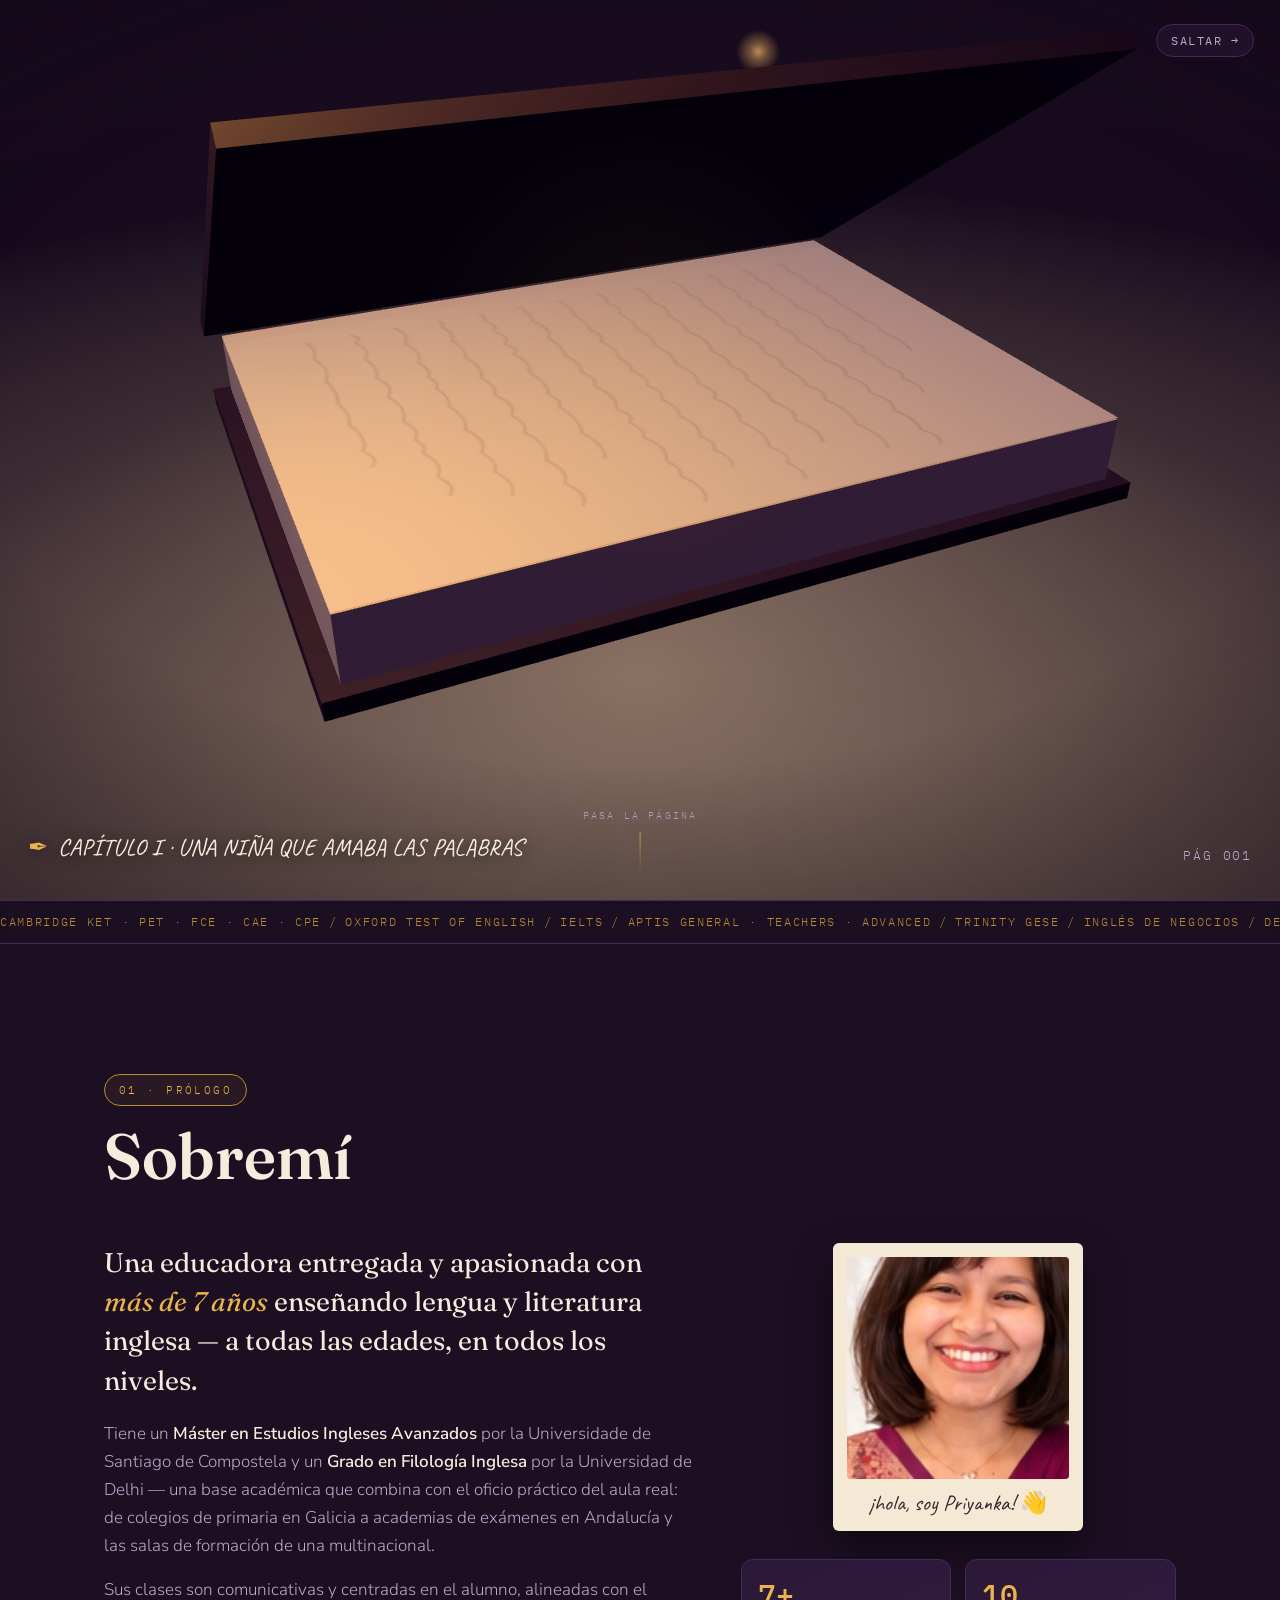
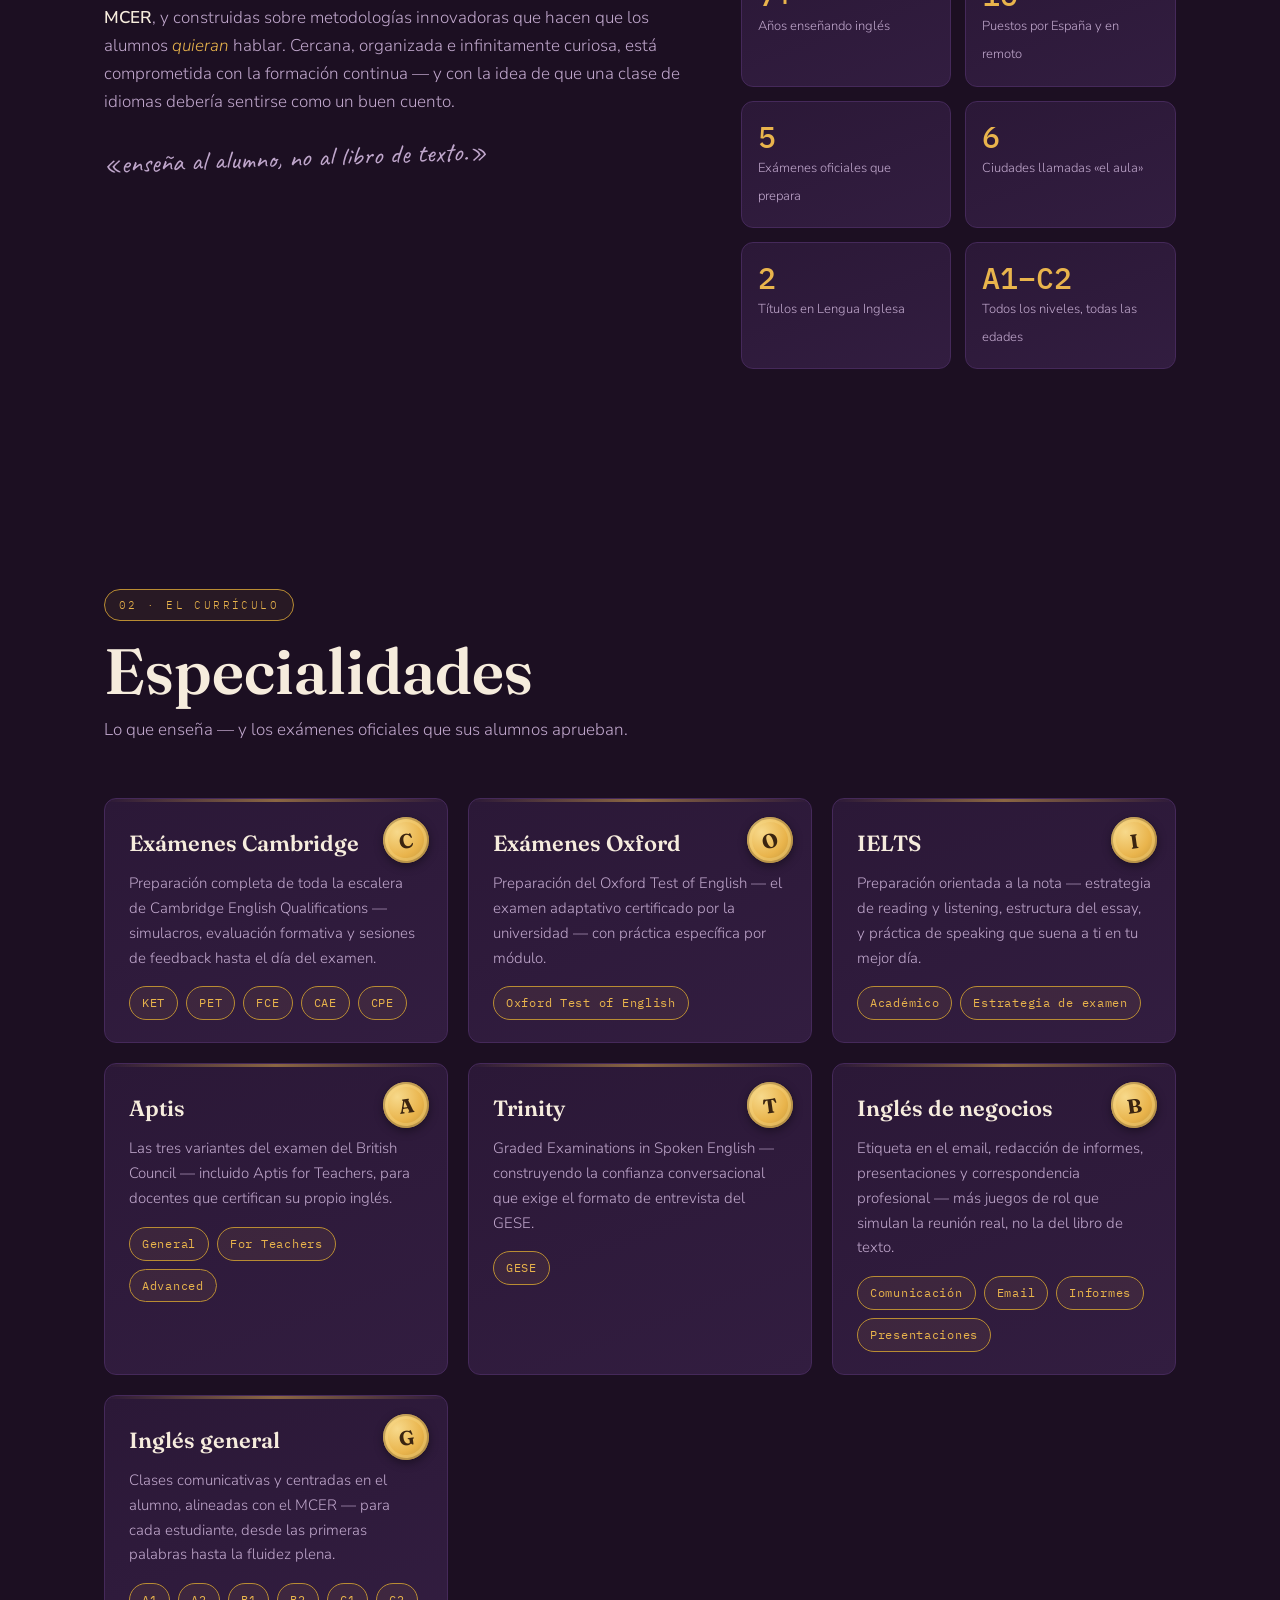
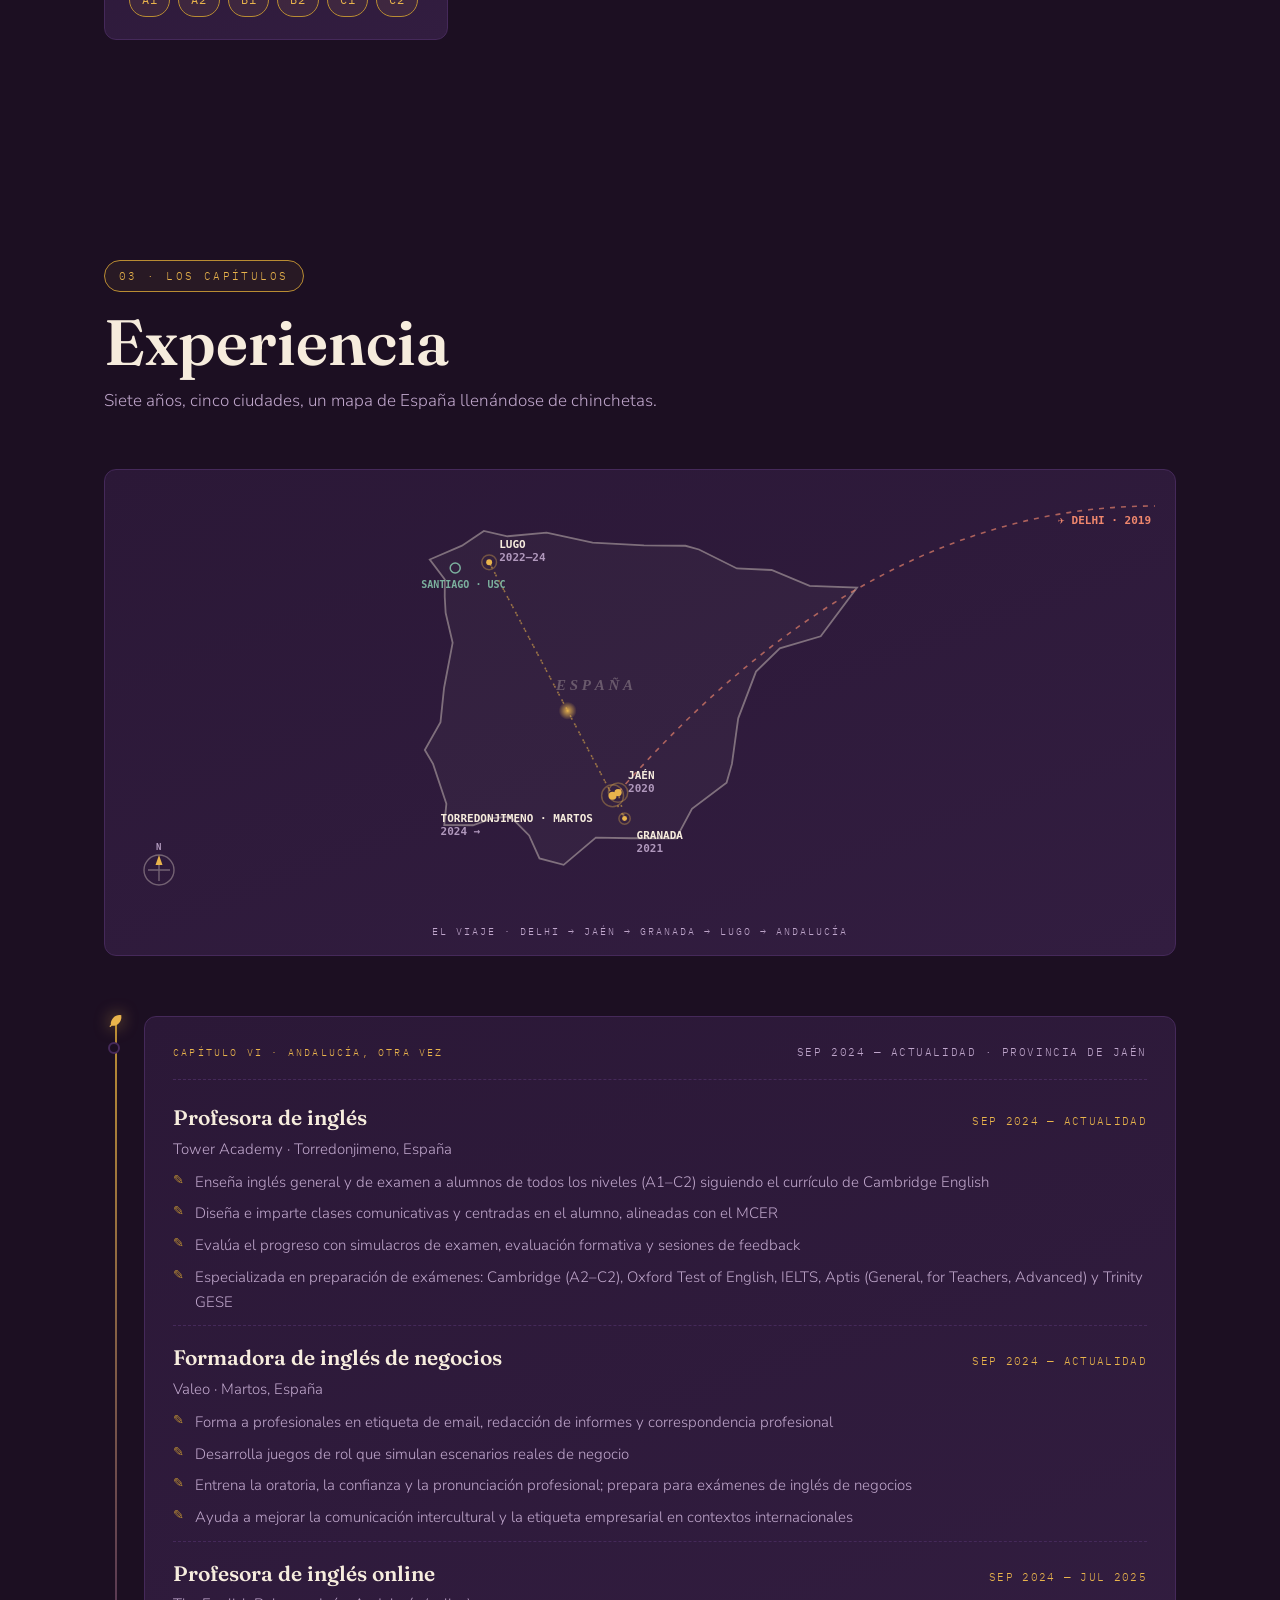
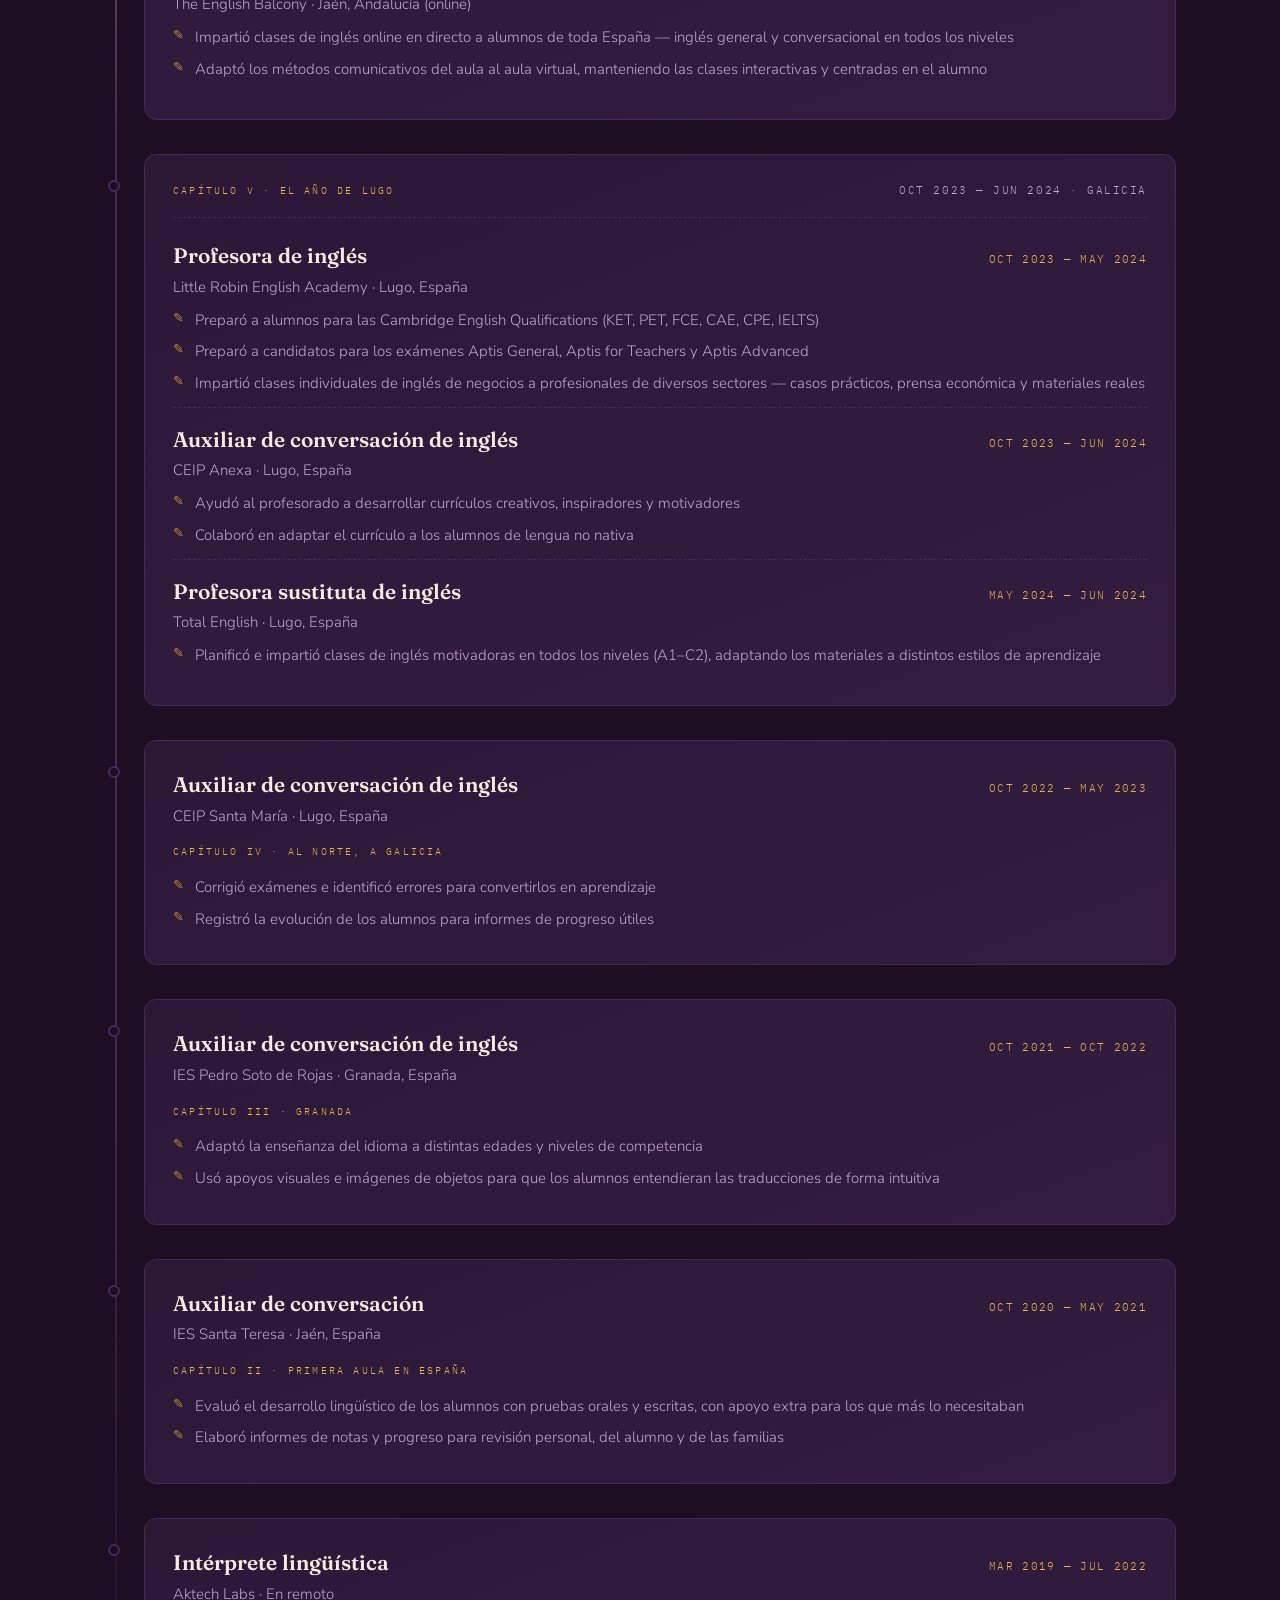
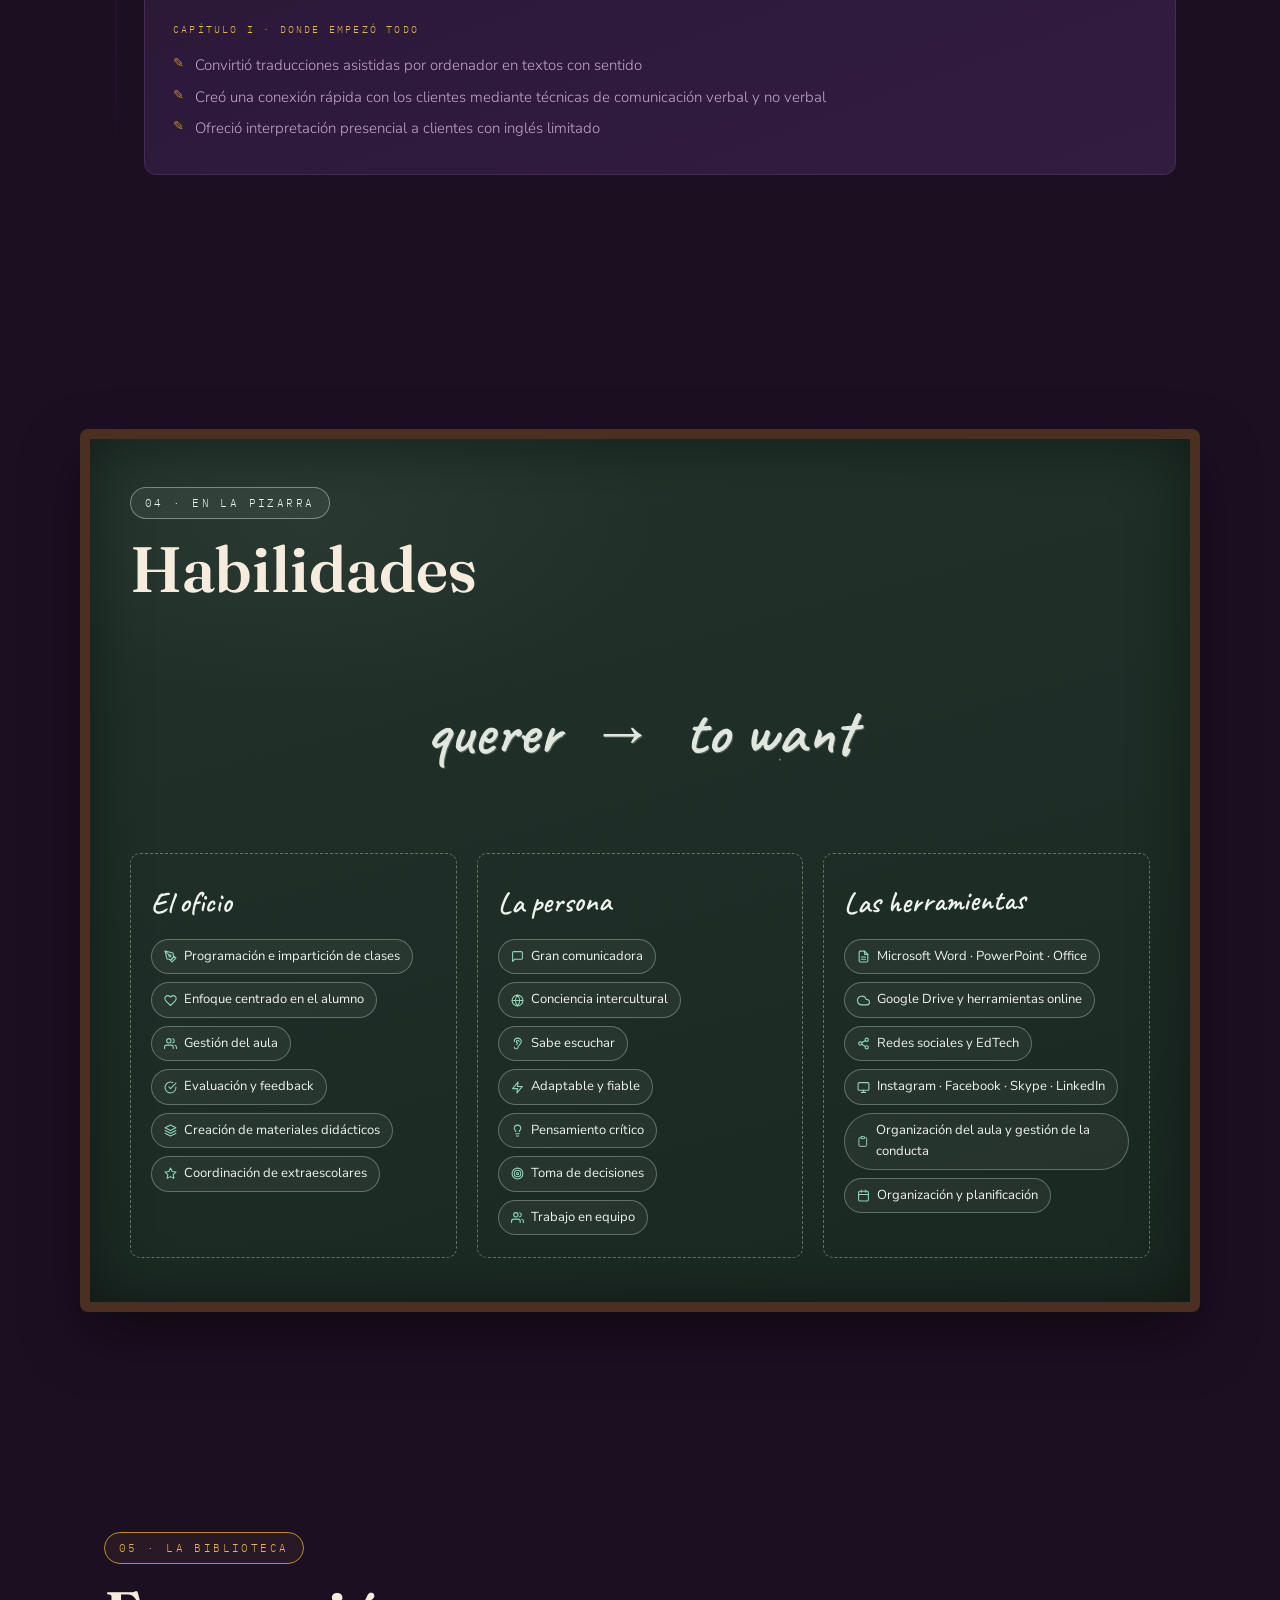
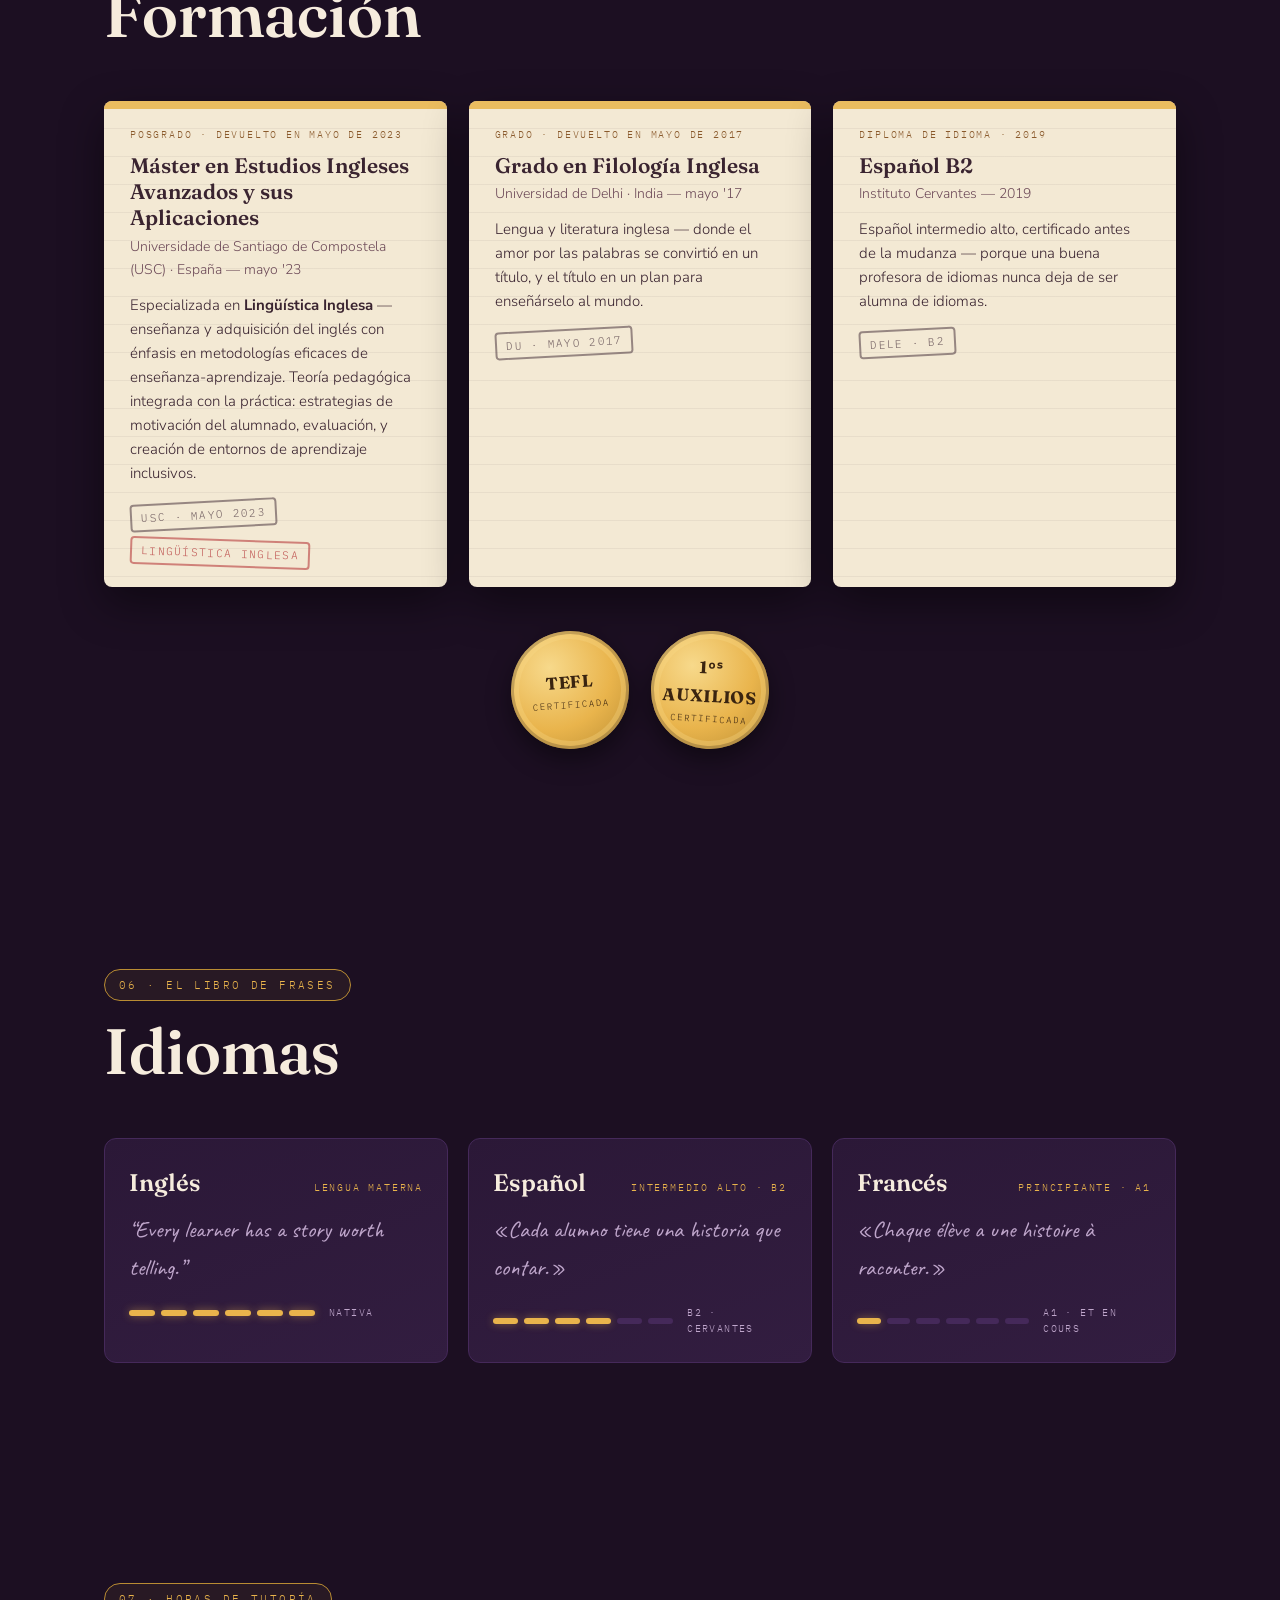
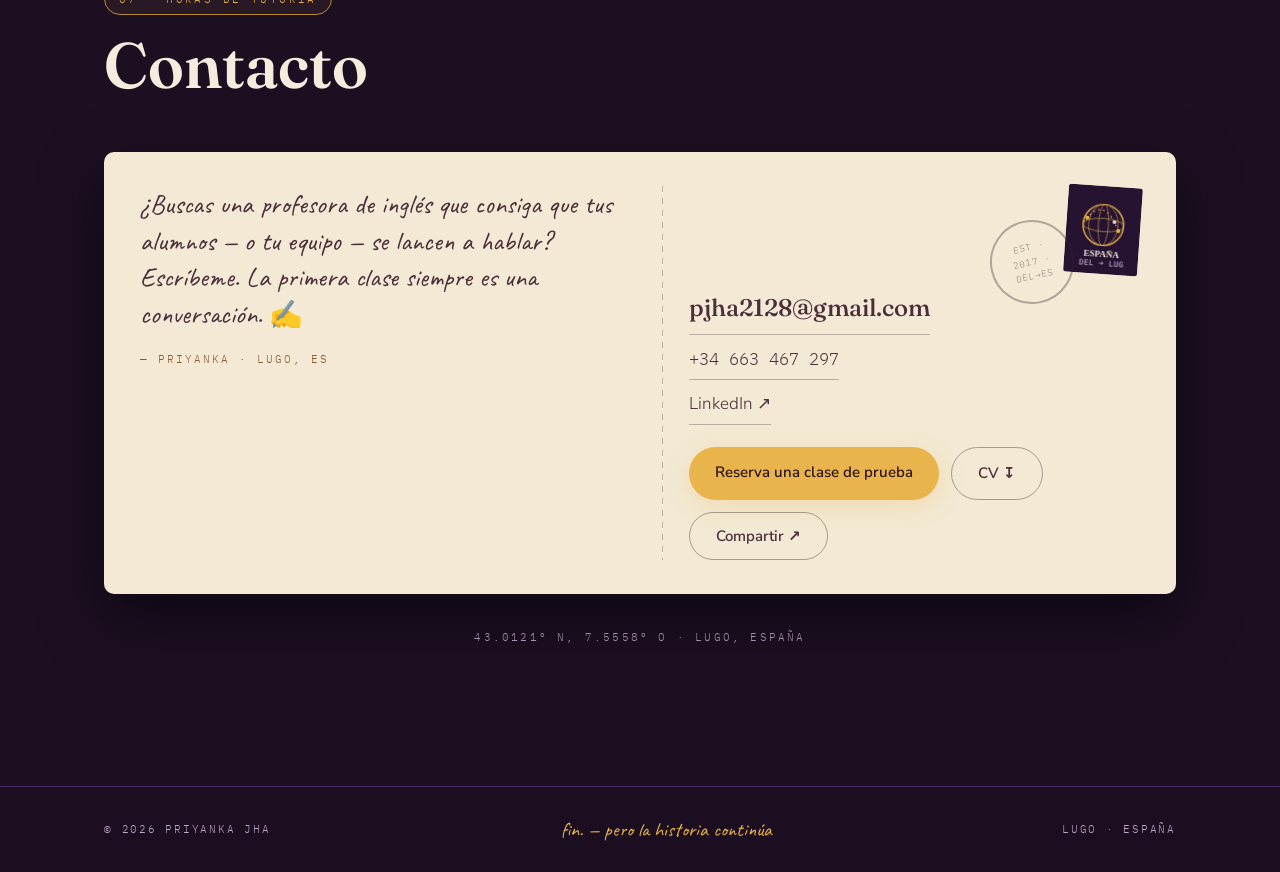
<file: es/index.html>
<!DOCTYPE html>
<html lang="es">
<head>
  <meta charset="utf-8">
  <meta name="viewport" content="width=device-width, initial-scale=1">
  <title>Priyanka Jha — Profesora de Inglés · Cambridge · IELTS · España</title>
  <meta name="description" content="Priyanka Jha — Profesora de inglés con más de 7 años de experiencia por toda España. Preparación de exámenes Cambridge (KET–CPE), Oxford Test of English, IELTS, Aptis y Trinity GESE, inglés de negocios, y aulas de Lugo a Andalucía. Máster en Estudios Ingleses Avanzados (USC).">
  <meta name="author" content="Priyanka Jha">

  <link rel="canonical" href="https://ipjha.github.io/es/">
  <link rel="alternate" hreflang="en" href="https://ipjha.github.io/">
  <link rel="alternate" hreflang="es" href="https://ipjha.github.io/es/">
  <link rel="alternate" hreflang="x-default" href="https://ipjha.github.io/">
  <meta name="theme-color" content="#1c0f22">

  <!-- Open Graph -->
  <meta property="og:type" content="website">
  <meta property="og:title" content="Priyanka Jha — Profesora de Inglés · Cambridge · IELTS · España">
  <meta property="og:description" content="Más de 7 años enseñando inglés por España — preparación de exámenes (Cambridge, Oxford, IELTS, Aptis, Trinity), inglés de negocios y alumnos de A1 a C2.">
  <meta property="og:url" content="https://ipjha.github.io/es/">
  <meta property="og:site_name" content="Priyanka Jha">
  <meta property="og:locale" content="es_ES">
  <meta property="og:image" content="https://ipjha.github.io/share.jpg">
  <meta property="og:image:width" content="1200">
  <meta property="og:image:height" content="630">
  <meta name="twitter:card" content="summary_large_image">
  <meta name="twitter:title" content="Priyanka Jha — Profesora de Inglés">
  <meta name="twitter:description" content="Más de 7 años enseñando inglés por España — Cambridge, Oxford, IELTS, Aptis y Trinity, inglés de negocios, A1–C2.">
  <meta name="twitter:image" content="https://ipjha.github.io/share.jpg">

  <link rel="icon" type="image/svg+xml" href="../favicon.svg">
  <link rel="icon" type="image/png" sizes="512x512" href="../favicon.png">
  <link rel="apple-touch-icon" href="../favicon.png">

  <!-- Structured data -->
  <script type="application/ld+json">
  {
    "@context": "https://schema.org",
    "@type": "Person",
    "name": "Priyanka Jha",
    "url": "https://ipjha.github.io/",
    "jobTitle": "Profesora de Inglés",
    "worksFor": { "@type": "Organization", "name": "Tower Academy" },
    "address": { "@type": "PostalAddress", "addressLocality": "Lugo", "addressCountry": "ES" },
    "email": "mailto:pjha2128@gmail.com",
    "telephone": "+34663467297",
    "knowsAbout": ["Enseñanza de inglés", "Cambridge English Qualifications", "IELTS", "Aptis", "Trinity GESE", "Oxford Test of English", "Inglés de negocios", "TEFL", "Programación didáctica", "Gestión del aula"],
    "knowsLanguage": ["en", "es", "fr", "hi"],
    "alumniOf": [
      { "@type": "CollegeOrUniversity", "name": "Universidade de Santiago de Compostela" },
      { "@type": "CollegeOrUniversity", "name": "University of Delhi" }
    ],
    "sameAs": ["https://www.linkedin.com/in/priyanka-jha-652b40142"]
  }
  </script>

  <link rel="preconnect" href="https://fonts.googleapis.com">
  <link rel="preconnect" href="https://fonts.gstatic.com" crossorigin>
  <link href="https://fonts.googleapis.com/css2?family=Fraunces:opsz,wght@9..144,300;9..144,400;9..144,500;9..144,600;9..144,700&family=Nunito+Sans:opsz,wght@6..12,300;6..12,400;6..12,600;6..12,700&family=Caveat:wght@500;600&family=IBM+Plex+Mono:wght@400;500&display=swap" rel="stylesheet">

  <link rel="stylesheet" href="../assets/css/main.css">
</head>
<body>

  <!-- Estudio 3D a la luz de la lámpara (telón de fondo de toda la página) -->
  <div class="scene" id="scene" aria-hidden="true"><canvas id="webgl"></canvas></div>

  <!-- luz de lámpara del cursor -->
  <div class="spotlight" id="spotlight" aria-hidden="true"></div>

  <!-- progreso de scroll: una cinta marcapáginas -->
  <div class="ribbon" aria-hidden="true">
    <span class="ribbon__mark" id="scrollMark">
      <svg viewBox="0 0 24 24" width="13" height="13" fill="currentColor"><path d="M6 2h12a1 1 0 0 1 1 1v19l-7-4.5L5 22V3a1 1 0 0 1 1-1z"/></svg>
    </span>
  </div>

  <!-- intro: el libro se abre -->
  <div class="intro" id="intro">
    <div class="intro__vignette" aria-hidden="true"></div>
    <div class="intro__hud" aria-hidden="true">
      <span class="intro__quill">✒</span>
      <span id="introLine" data-lines='[[0,"CAPÍTULO I · UNA NIÑA QUE AMABA LAS PALABRAS"],[2.15,"HIZO LAS MALETAS Y VOLÓ HACIA EL OESTE"],[4.15,"SIETE AÑOS · CINCO CIUDADES · MIL LECCIONES"]]'>CAPÍTULO I · UNA NIÑA QUE AMABA LAS PALABRAS</span>
    </div>
    <div class="intro__page mono" aria-hidden="true">PÁG&nbsp;<span id="introPage">001</span></div>
    <button class="intro__skip mono" id="introSkip">SALTAR →</button>
  </div>

  <!-- ================= NAV ================= -->
  <header class="nav" id="nav">
    <div class="nav__inner">
      <a href="#home" class="nav__brand" aria-label="Inicio">
        <span class="brand__mark" aria-hidden="true">PJ</span>
        <span class="brand__code" aria-hidden="true">EST. 2017 · ES</span>
      </a>
      <nav class="nav__links" id="navLinks" aria-label="Principal">
        <a href="#about">Sobre mí</a>
        <a href="#curriculum">Currículo</a>
        <a href="#experience">Capítulos</a>
        <a href="#skills">Pizarra</a>
        <a href="#education">Formación</a>
        <a href="#languages">Idiomas</a>
        <a href="#contact">Contacto</a>
        <a class="nav__lang mono" href="../" lang="en" aria-label="English version">EN</a>
        <a class="nav__cta" href="../Priyanka_Jha_CV.jpg" target="_blank" rel="noopener">CV ↧</a>
      </nav>
      <button class="nav__burger" id="burger" aria-label="Menú" aria-expanded="false" aria-controls="navLinks">
        <span></span><span></span>
      </button>
    </div>
  </header>

  <main id="main">

  <!-- ================= HERO ================= -->
  <section class="hero" id="home">
    <div class="hero__inner">
      <p class="hero__eyebrow reveal"><span class="dot dot--live" aria-hidden="true"></span>Ahora enseñando en Andalucía, España</p>

      <h1 class="hero__name">
        <span class="hero__line"><span class="hero__word">PRIYANKA</span></span>
        <span class="hero__line"><span class="hero__word hero__word--outline">JHA</span></span>
      </h1>

      <p class="hero__role reveal">Profesora de inglés — Cambridge · Oxford · IELTS · Aptis · Trinity</p>
      <p class="hero__sub reveal">Salió de Delhi con un título en Filología Inglesa y un billete solo de ida a España.
        Siete años de enseñanza después: cinco ciudades, cientos de alumnos desde los seis años hasta directivos,
        y una convicción muy sencilla — <em class="hand">cada alumno tiene una historia que merece contarse en inglés.</em></p>

      <div class="hero__cta reveal">
        <a class="btn btn--gold" href="mailto:pjha2128@gmail.com?subject=Clase%20de%20prueba&amp;body=Hola%20Priyanka%2C%0A%0AMe%20gustar%C3%ADa%20reservar%20una%20clase%20de%20prueba%20de%20ingl%C3%A9s.%0A%0APara%20qui%C3%A9n%20es%3A%20%0ANivel%20actual%20(si%20se%20conoce)%3A%20%0AD%C3%ADas%20y%20horarios%20preferidos%3A%20%0A%0A%C2%A1Gracias!">Reserva una clase de prueba</a>
        <a class="btn btn--ghost" href="#experience">Lee su historia</a>
        <a class="btn btn--ghost" href="../Priyanka_Jha_CV.jpg" target="_blank" rel="noopener">Descargar CV</a>
      </div>

      <div class="hero__strip mono reveal" aria-hidden="true">
        <span>ES <b id="clock">--:--:--</b> CET</span>
        <span class="strip__sep">/</span>
        <span>7+ AÑOS · ENSEÑANZA DE INGLÉS</span>
        <span class="strip__sep">/</span>
        <span>NIVELES A1 → C2</span>
        <span class="strip__sep">/</span>
        <span>CERTIFICADA TEFL</span>
      </div>
    </div>

    <a class="hero__scroll mono" href="#about" aria-label="Ir a Sobre mí">
      <span>PASA LA PÁGINA</span><span class="scroll__beam" aria-hidden="true"></span>
    </a>
  </section>

  <!-- cinta -->
  <div class="ticker" aria-hidden="true">
    <div class="ticker__track mono">
      <span>CAMBRIDGE KET · PET · FCE · CAE · CPE&ensp;/&ensp;OXFORD TEST OF ENGLISH&ensp;/&ensp;IELTS&ensp;/&ensp;APTIS GENERAL · TEACHERS · ADVANCED&ensp;/&ensp;TRINITY GESE&ensp;/&ensp;INGLÉS DE NEGOCIOS&ensp;/&ensp;DELHI → JAÉN → GRANADA → LUGO → ANDALUCÍA&ensp;/&ensp;</span>
      <span>CAMBRIDGE KET · PET · FCE · CAE · CPE&ensp;/&ensp;OXFORD TEST OF ENGLISH&ensp;/&ensp;IELTS&ensp;/&ensp;APTIS GENERAL · TEACHERS · ADVANCED&ensp;/&ensp;TRINITY GESE&ensp;/&ensp;INGLÉS DE NEGOCIOS&ensp;/&ensp;DELHI → JAÉN → GRANADA → LUGO → ANDALUCÍA&ensp;/&ensp;</span>
    </div>
  </div>

  <!-- ================= SOBRE MÍ ================= -->
  <section class="section" id="about">
    <div class="wrap">
      <header class="sec__head reveal">
        <span class="sec__tag mono">01 · PRÓLOGO</span>
        <h2 class="sec__title">Sobre mí</h2>
      </header>

      <div class="about">
        <div class="about__text reveal">
          <p class="about__lede">Una educadora entregada y apasionada con <em>más de 7 años</em> enseñando
            lengua y literatura inglesa — a todas las edades, en todos los niveles.</p>
          <p>Tiene un <strong>Máster en Estudios Ingleses Avanzados</strong> por la Universidade de Santiago
            de Compostela y un <strong>Grado en Filología Inglesa</strong> por la Universidad de Delhi — una base
            académica que combina con el oficio práctico del aula real: de colegios de primaria en Galicia a
            academias de exámenes en Andalucía y las salas de formación de una multinacional.</p>
          <p>Sus clases son comunicativas y centradas en el alumno, alineadas con el <strong>MCER</strong>,
            y construidas sobre metodologías innovadoras que hacen que los alumnos <em>quieran</em> hablar.
            Cercana, organizada e infinitamente curiosa, está comprometida con la formación continua — y con
            la idea de que una clase de idiomas debería sentirse como un buen cuento.</p>
          <p class="about__note hand" aria-hidden="true">«enseña al alumno, no al libro de texto.»</p>
        </div>

        <div class="about__side">
          <figure class="polaroid reveal reveal--flip" aria-label="Retrato de Priyanka Jha">
            <img src="../images/priyanka.jpg" alt="Priyanka Jha sonriendo" width="137" height="137">
            <figcaption class="hand">¡hola, soy Priyanka! 👋</figcaption>
          </figure>

          <ul class="stats" role="list">
            <li class="stat reveal" style="--i:0"><b class="stat__num mono" data-count="7" data-suffix="+">0</b><span class="stat__lbl">Años enseñando inglés</span></li>
            <li class="stat reveal" style="--i:1"><b class="stat__num mono" data-count="10">0</b><span class="stat__lbl">Puestos por España y en remoto</span></li>
            <li class="stat reveal" style="--i:2"><b class="stat__num mono" data-count="5">0</b><span class="stat__lbl">Exámenes oficiales que prepara</span></li>
            <li class="stat reveal" style="--i:3"><b class="stat__num mono" data-count="6">0</b><span class="stat__lbl">Ciudades llamadas «el aula»</span></li>
            <li class="stat reveal" style="--i:4"><b class="stat__num mono" data-count="2">0</b><span class="stat__lbl">Títulos en Lengua Inglesa</span></li>
            <li class="stat reveal" style="--i:5"><b class="stat__num mono">A1–C2</b><span class="stat__lbl">Todos los niveles, todas las edades</span></li>
          </ul>
        </div>
      </div>
    </div>
  </section>

  <!-- ================= CURRÍCULO / ESPECIALIDADES ================= -->
  <section class="section" id="curriculum">
    <div class="wrap">
      <header class="sec__head reveal">
        <span class="sec__tag mono">02 · EL CURRÍCULO</span>
        <h2 class="sec__title">Especialidades</h2>
        <p class="sec__note">Lo que enseña — y los exámenes oficiales que sus alumnos aprueban.</p>
      </header>

      <div class="courses">
        <article class="course reveal" style="--i:0">
          <span class="course__seal" aria-hidden="true">C</span>
          <h3>Exámenes Cambridge</h3>
          <p>Preparación completa de toda la escalera de Cambridge English Qualifications — simulacros,
            evaluación formativa y sesiones de feedback hasta el día del examen.</p>
          <ul class="chips chips--level" role="list"><li>KET</li><li>PET</li><li>FCE</li><li>CAE</li><li>CPE</li></ul>
        </article>

        <article class="course reveal" style="--i:1">
          <span class="course__seal" aria-hidden="true">O</span>
          <h3>Exámenes Oxford</h3>
          <p>Preparación del Oxford Test of English — el examen adaptativo certificado por la universidad —
            con práctica específica por módulo.</p>
          <ul class="chips chips--level" role="list"><li>Oxford Test of English</li></ul>
        </article>

        <article class="course reveal" style="--i:2">
          <span class="course__seal" aria-hidden="true">I</span>
          <h3>IELTS</h3>
          <p>Preparación orientada a la nota — estrategia de reading y listening, estructura del essay,
            y práctica de speaking que suena a ti en tu mejor día.</p>
          <ul class="chips chips--level" role="list"><li>Académico</li><li>Estrategia de examen</li></ul>
        </article>

        <article class="course reveal" style="--i:3">
          <span class="course__seal" aria-hidden="true">A</span>
          <h3>Aptis</h3>
          <p>Las tres variantes del examen del British Council — incluido Aptis for Teachers, para
            docentes que certifican su propio inglés.</p>
          <ul class="chips chips--level" role="list"><li>General</li><li>For Teachers</li><li>Advanced</li></ul>
        </article>

        <article class="course reveal" style="--i:4">
          <span class="course__seal" aria-hidden="true">T</span>
          <h3>Trinity</h3>
          <p>Graded Examinations in Spoken English — construyendo la confianza conversacional que exige
            el formato de entrevista del GESE.</p>
          <ul class="chips chips--level" role="list"><li>GESE</li></ul>
        </article>

        <article class="course reveal" style="--i:5">
          <span class="course__seal" aria-hidden="true">B</span>
          <h3>Inglés de negocios</h3>
          <p>Etiqueta en el email, redacción de informes, presentaciones y correspondencia profesional —
            más juegos de rol que simulan la reunión real, no la del libro de texto.</p>
          <ul class="chips chips--level" role="list"><li>Comunicación</li><li>Email</li><li>Informes</li><li>Presentaciones</li></ul>
        </article>

        <article class="course reveal" style="--i:6">
          <span class="course__seal" aria-hidden="true">G</span>
          <h3>Inglés general</h3>
          <p>Clases comunicativas y centradas en el alumno, alineadas con el MCER — para cada estudiante,
            desde las primeras palabras hasta la fluidez plena.</p>
          <ul class="chips chips--level" role="list"><li>A1</li><li>A2</li><li>B1</li><li>B2</li><li>C1</li><li>C2</li></ul>
        </article>
      </div>
    </div>
  </section>

  <!-- ================= EXPERIENCIA / CAPÍTULOS ================= -->
  <section class="section" id="experience">
    <div class="wrap">
      <header class="sec__head reveal">
        <span class="sec__tag mono">03 · LOS CAPÍTULOS</span>
        <h2 class="sec__title">Experiencia</h2>
        <p class="sec__note">Siete años, cinco ciudades, un mapa de España llenándose de chinchetas.</p>
      </header>

      <!-- el viaje, dibujado -->
      <div class="mapcard reveal" aria-hidden="true">
        <canvas id="mapCanvas"></canvas>
        <span class="mapcard__lbl mono">EL VIAJE · DELHI → JAÉN → GRANADA → LUGO → ANDALUCÍA</span>
      </div>

      <ol class="story" role="list" id="story">
        <span class="story__quill" id="storyQuill" aria-hidden="true">
          <svg viewBox="0 0 24 24" width="16" height="16" fill="currentColor"><path d="M20.24 3.76c-3.87-1.5-9.06.06-12.2 3.2C4.9 10.1 3.7 14.4 4.3 17.58l-1.6 1.6a1 1 0 1 0 1.42 1.41l1.6-1.6c3.18.61 7.47-.6 10.61-3.74 3.14-3.14 4.7-8.33 3.2-12.2a1.1 1.1 0 0 0-.29-.29zM8.6 15.4c2.2-4.3 5.6-7.3 8.9-8.9-4.06 1.06-7.84 4.84-8.9 8.9z"/></svg>
        </span>

        <li class="leg reveal" style="--i:0">
          <span class="leg__node leg__node--now" aria-hidden="true"></span>
          <div class="leg__card">
            <div class="leg__firm">
              <span class="leg__chapter mono">CAPÍTULO VI · ANDALUCÍA, OTRA VEZ</span>
              <span class="leg__stay mono">SEP 2024 — ACTUALIDAD · PROVINCIA DE JAÉN</span>
            </div>

            <div class="role">
              <div class="leg__top">
                <h3>Profesora de inglés</h3>
                <span class="leg__when mono">SEP 2024 — ACTUALIDAD</span>
              </div>
              <p class="leg__org">Tower Academy · Torredonjimeno, España</p>
              <ul class="leg__points">
                <li>Enseña inglés general y de examen a alumnos de todos los niveles (A1–C2) siguiendo el currículo de Cambridge English</li>
                <li>Diseña e imparte clases comunicativas y centradas en el alumno, alineadas con el MCER</li>
                <li>Evalúa el progreso con simulacros de examen, evaluación formativa y sesiones de feedback</li>
                <li>Especializada en preparación de exámenes: Cambridge (A2–C2), Oxford Test of English, IELTS, Aptis (General, for Teachers, Advanced) y Trinity GESE</li>
              </ul>
            </div>

            <div class="role">
              <div class="leg__top">
                <h3>Formadora de inglés de negocios</h3>
                <span class="leg__when mono">SEP 2024 — ACTUALIDAD</span>
              </div>
              <p class="leg__org">Valeo · Martos, España</p>
              <ul class="leg__points">
                <li>Forma a profesionales en etiqueta de email, redacción de informes y correspondencia profesional</li>
                <li>Desarrolla juegos de rol que simulan escenarios reales de negocio</li>
                <li>Entrena la oratoria, la confianza y la pronunciación profesional; prepara para exámenes de inglés de negocios</li>
                <li>Ayuda a mejorar la comunicación intercultural y la etiqueta empresarial en contextos internacionales</li>
              </ul>
            </div>

            <div class="role">
              <div class="leg__top">
                <h3>Profesora de inglés online</h3>
                <span class="leg__when mono">SEP 2024 — JUL 2025</span>
              </div>
              <p class="leg__org">The English Balcony · Jaén, Andalucía (online)</p>
              <ul class="leg__points">
                <li>Impartió clases de inglés online en directo a alumnos de toda España — inglés general y conversacional en todos los niveles</li>
                <li>Adaptó los métodos comunicativos del aula al aula virtual, manteniendo las clases interactivas y centradas en el alumno</li>
              </ul>
            </div>
          </div>
        </li>

        <li class="leg reveal" style="--i:1">
          <span class="leg__node" aria-hidden="true"></span>
          <div class="leg__card">
            <div class="leg__firm">
              <span class="leg__chapter mono">CAPÍTULO V · EL AÑO DE LUGO</span>
              <span class="leg__stay mono">OCT 2023 — JUN 2024 · GALICIA</span>
            </div>

            <div class="role">
              <div class="leg__top">
                <h3>Profesora de inglés</h3>
                <span class="leg__when mono">OCT 2023 — MAY 2024</span>
              </div>
              <p class="leg__org">Little Robin English Academy · Lugo, España</p>
              <ul class="leg__points">
                <li>Preparó a alumnos para las Cambridge English Qualifications (KET, PET, FCE, CAE, CPE, IELTS)</li>
                <li>Preparó a candidatos para los exámenes Aptis General, Aptis for Teachers y Aptis Advanced</li>
                <li>Impartió clases individuales de inglés de negocios a profesionales de diversos sectores — casos prácticos, prensa económica y materiales reales</li>
              </ul>
            </div>

            <div class="role">
              <div class="leg__top">
                <h3>Auxiliar de conversación de inglés</h3>
                <span class="leg__when mono">OCT 2023 — JUN 2024</span>
              </div>
              <p class="leg__org">CEIP Anexa · Lugo, España</p>
              <ul class="leg__points">
                <li>Ayudó al profesorado a desarrollar currículos creativos, inspiradores y motivadores</li>
                <li>Colaboró en adaptar el currículo a los alumnos de lengua no nativa</li>
              </ul>
            </div>

            <div class="role">
              <div class="leg__top">
                <h3>Profesora sustituta de inglés</h3>
                <span class="leg__when mono">MAY 2024 — JUN 2024</span>
              </div>
              <p class="leg__org">Total English · Lugo, España</p>
              <ul class="leg__points">
                <li>Planificó e impartió clases de inglés motivadoras en todos los niveles (A1–C2), adaptando los materiales a distintos estilos de aprendizaje</li>
              </ul>
            </div>
          </div>
        </li>

        <li class="leg reveal" style="--i:2">
          <span class="leg__node" aria-hidden="true"></span>
          <div class="leg__card">
            <div class="leg__top">
              <h3>Auxiliar de conversación de inglés</h3>
              <span class="leg__when mono">OCT 2022 — MAY 2023</span>
            </div>
            <p class="leg__org">CEIP Santa María · Lugo, España</p>
            <span class="leg__chapter mono">CAPÍTULO IV · AL NORTE, A GALICIA</span>
            <ul class="leg__points">
              <li>Corrigió exámenes e identificó errores para convertirlos en aprendizaje</li>
              <li>Registró la evolución de los alumnos para informes de progreso útiles</li>
            </ul>
          </div>
        </li>

        <li class="leg reveal" style="--i:3">
          <span class="leg__node" aria-hidden="true"></span>
          <div class="leg__card">
            <div class="leg__top">
              <h3>Auxiliar de conversación de inglés</h3>
              <span class="leg__when mono">OCT 2021 — OCT 2022</span>
            </div>
            <p class="leg__org">IES Pedro Soto de Rojas · Granada, España</p>
            <span class="leg__chapter mono">CAPÍTULO III · GRANADA</span>
            <ul class="leg__points">
              <li>Adaptó la enseñanza del idioma a distintas edades y niveles de competencia</li>
              <li>Usó apoyos visuales e imágenes de objetos para que los alumnos entendieran las traducciones de forma intuitiva</li>
            </ul>
          </div>
        </li>

        <li class="leg reveal" style="--i:4">
          <span class="leg__node" aria-hidden="true"></span>
          <div class="leg__card">
            <div class="leg__top">
              <h3>Auxiliar de conversación</h3>
              <span class="leg__when mono">OCT 2020 — MAY 2021</span>
            </div>
            <p class="leg__org">IES Santa Teresa · Jaén, España</p>
            <span class="leg__chapter mono">CAPÍTULO II · PRIMERA AULA EN ESPAÑA</span>
            <ul class="leg__points">
              <li>Evaluó el desarrollo lingüístico de los alumnos con pruebas orales y escritas, con apoyo extra para los que más lo necesitaban</li>
              <li>Elaboró informes de notas y progreso para revisión personal, del alumno y de las familias</li>
            </ul>
          </div>
        </li>

        <li class="leg reveal" style="--i:5">
          <span class="leg__node" aria-hidden="true"></span>
          <div class="leg__card">
            <div class="leg__top">
              <h3>Intérprete lingüística</h3>
              <span class="leg__when mono">MAR 2019 — JUL 2022</span>
            </div>
            <p class="leg__org">Aktech Labs · En remoto</p>
            <span class="leg__chapter mono">CAPÍTULO I · DONDE EMPEZÓ TODO</span>
            <ul class="leg__points">
              <li>Convirtió traducciones asistidas por ordenador en textos con sentido</li>
              <li>Creó una conexión rápida con los clientes mediante técnicas de comunicación verbal y no verbal</li>
              <li>Ofreció interpretación presencial a clientes con inglés limitado</li>
            </ul>
          </div>
        </li>
      </ol>
    </div>
  </section>

  <!-- ================= HABILIDADES / LA PIZARRA ================= -->
  <section class="section section--board" id="skills">
    <div class="wrap">
      <header class="sec__head reveal">
        <span class="sec__tag mono">04 · EN LA PIZARRA</span>
        <h2 class="sec__title">Habilidades</h2>
      </header>

      <div class="chalk reveal" aria-hidden="true"><canvas id="chalkCanvas"></canvas></div>

      <div class="panels">
        <div class="panel panel--chalk reveal" style="--i:0">
          <h3 class="panel__name hand">El oficio</h3>
          <ul class="chips" role="list"><li data-icon="pen">Programación e impartición de clases</li><li data-icon="heart">Enfoque centrado en el alumno</li><li data-icon="users">Gestión del aula</li><li data-icon="check">Evaluación y feedback</li><li data-icon="layers">Creación de materiales didácticos</li><li data-icon="star">Coordinación de extraescolares</li></ul>
        </div>
        <div class="panel panel--chalk reveal" style="--i:1">
          <h3 class="panel__name hand">La persona</h3>
          <ul class="chips" role="list"><li data-icon="chat">Gran comunicadora</li><li data-icon="globe">Conciencia intercultural</li><li data-icon="ear">Sabe escuchar</li><li data-icon="spark">Adaptable y fiable</li><li data-icon="bulb">Pensamiento crítico</li><li data-icon="target">Toma de decisiones</li><li data-icon="users">Trabajo en equipo</li></ul>
        </div>
        <div class="panel panel--chalk reveal" style="--i:2">
          <h3 class="panel__name hand">Las herramientas</h3>
          <ul class="chips" role="list"><li data-icon="doc">Microsoft Word · PowerPoint · Office</li><li data-icon="cloud">Google Drive y herramientas online</li><li data-icon="share">Redes sociales y EdTech</li><li data-icon="monitor">Instagram · Facebook · Skype · LinkedIn</li><li data-icon="clipboard">Organización del aula y gestión de la conducta</li><li data-icon="calendar">Organización y planificación</li></ul>
        </div>
      </div>
    </div>
  </section>

  <!-- ================= FORMACIÓN / LA BIBLIOTECA ================= -->
  <section class="section" id="education">
    <div class="wrap">
      <header class="sec__head reveal">
        <span class="sec__tag mono">05 · LA BIBLIOTECA</span>
        <h2 class="sec__title">Formación</h2>
      </header>

      <div class="cards">
        <article class="libcard reveal reveal--flip" style="--i:0">
          <div class="libcard__head">
            <span class="libcard__label mono">POSGRADO · DEVUELTO EN MAYO DE 2023</span>
            <h3>Máster en Estudios Ingleses Avanzados y sus Aplicaciones</h3>
            <p class="libcard__school">Universidade de Santiago de Compostela (USC) · España — mayo '23</p>
          </div>
          <p class="libcard__body">Especializada en <strong>Lingüística Inglesa</strong> — enseñanza y adquisición
            del inglés con énfasis en metodologías eficaces de enseñanza-aprendizaje. Teoría pedagógica integrada
            con la práctica: estrategias de motivación del alumnado, evaluación, y creación de entornos de
            aprendizaje inclusivos.</p>
          <div class="libcard__stamps mono" aria-hidden="true">
            <span class="stamp">USC · MAYO 2023</span>
            <span class="stamp stamp--red">LINGÜÍSTICA INGLESA</span>
          </div>
        </article>

        <article class="libcard reveal reveal--flip" style="--i:1">
          <div class="libcard__head">
            <span class="libcard__label mono">GRADO · DEVUELTO EN MAYO DE 2017</span>
            <h3>Grado en Filología Inglesa</h3>
            <p class="libcard__school">Universidad de Delhi · India — mayo '17</p>
          </div>
          <p class="libcard__body">Lengua y literatura inglesa — donde el amor por las palabras se convirtió
            en un título, y el título en un plan para enseñárselo al mundo.</p>
          <div class="libcard__stamps mono" aria-hidden="true">
            <span class="stamp">DU · MAYO 2017</span>
          </div>
        </article>

        <article class="libcard reveal reveal--flip" style="--i:2">
          <div class="libcard__head">
            <span class="libcard__label mono">DIPLOMA DE IDIOMA · 2019</span>
            <h3>Español B2</h3>
            <p class="libcard__school">Instituto Cervantes — 2019</p>
          </div>
          <p class="libcard__body">Español intermedio alto, certificado antes de la mudanza — porque una buena
            profesora de idiomas nunca deja de ser alumna de idiomas.</p>
          <div class="libcard__stamps mono" aria-hidden="true">
            <span class="stamp">DELE · B2</span>
          </div>
        </article>
      </div>

      <div class="seals reveal">
        <span class="sealbadge" title="Certificada TEFL"><b>TEFL</b><i>CERTIFICADA</i></span>
        <span class="sealbadge" title="Certificada en primeros auxilios"><b>1ᵒˢ AUXILIOS</b><i>CERTIFICADA</i></span>
      </div>
    </div>
  </section>

  <!-- ================= IDIOMAS / EL LIBRO DE FRASES ================= -->
  <section class="section" id="languages">
    <div class="wrap">
      <header class="sec__head reveal">
        <span class="sec__tag mono">06 · EL LIBRO DE FRASES</span>
        <h2 class="sec__title">Idiomas</h2>
      </header>

      <div class="phrases">
        <article class="phrase reveal" style="--i:0">
          <div class="phrase__head">
            <h3>Inglés</h3>
            <span class="phrase__level mono">LENGUA MATERNA</span>
          </div>
          <p class="phrase__line hand">“Every learner has a story worth telling.”</p>
          <div class="cefr" role="img" aria-label="Inglés: nivel nativo">
            <i class="on"></i><i class="on"></i><i class="on"></i><i class="on"></i><i class="on"></i><i class="on"></i>
            <span class="cefr__lbl mono">NATIVA</span>
          </div>
        </article>

        <article class="phrase reveal" style="--i:1">
          <div class="phrase__head">
            <h3>Español</h3>
            <span class="phrase__level mono">INTERMEDIO ALTO · B2</span>
          </div>
          <p class="phrase__line hand">«Cada alumno tiene una historia que contar.»</p>
          <div class="cefr" role="img" aria-label="Español: B2, intermedio alto">
            <i class="on"></i><i class="on"></i><i class="on"></i><i class="on"></i><i></i><i></i>
            <span class="cefr__lbl mono">B2 · CERVANTES</span>
          </div>
        </article>

        <article class="phrase reveal" style="--i:2">
          <div class="phrase__head">
            <h3>Francés</h3>
            <span class="phrase__level mono">PRINCIPIANTE · A1</span>
          </div>
          <p class="phrase__line hand">«Chaque élève a une histoire à raconter.»</p>
          <div class="cefr" role="img" aria-label="Francés: A1, principiante">
            <i class="on"></i><i></i><i></i><i></i><i></i><i></i>
            <span class="cefr__lbl mono">A1 · ET EN COURS</span>
          </div>
        </article>
      </div>
    </div>
  </section>

  <!-- ================= CONTACTO / HORAS DE TUTORÍA ================= -->
  <section class="section section--contact" id="contact">
    <div class="wrap">
      <header class="sec__head reveal">
        <span class="sec__tag mono">07 · HORAS DE TUTORÍA</span>
        <h2 class="sec__title">Contacto</h2>
      </header>

      <div class="postcard reveal reveal--flip">
        <div class="postcard__left">
          <p class="postcard__hand hand">¿Buscas una profesora de inglés que consiga que tus alumnos —
            o tu equipo — se lancen a hablar? Escríbeme. La primera clase siempre es una conversación. ✍️</p>
          <p class="postcard__from mono">— PRIYANKA · LUGO, ES</p>
        </div>
        <div class="postcard__divider" aria-hidden="true"></div>
        <div class="postcard__right">
          <span class="postcard__stamp" aria-hidden="true">
            <canvas id="stampCanvas"></canvas>
          </span>
          <span class="postcard__postmark mono" aria-hidden="true">EST · 2017 · DEL→ES</span>
          <address class="postcard__lines">
            <a class="postcard__mail" href="mailto:pjha2128@gmail.com">pjha2128@gmail.com</a>
            <a href="tel:+34663467297" class="mono">+34 663 467 297</a>
            <a href="https://www.linkedin.com/in/priyanka-jha-652b40142" target="_blank" rel="noopener">LinkedIn ↗</a>
          </address>
          <div class="postcard__cta">
            <a class="btn btn--gold" href="mailto:pjha2128@gmail.com?subject=Clase%20de%20prueba&amp;body=Hola%20Priyanka%2C%0A%0AMe%20gustar%C3%ADa%20reservar%20una%20clase%20de%20prueba%20de%20ingl%C3%A9s.%0A%0APara%20qui%C3%A9n%20es%3A%20%0ANivel%20actual%20(si%20se%20conoce)%3A%20%0AD%C3%ADas%20y%20horarios%20preferidos%3A%20%0A%0A%C2%A1Gracias!">Reserva una clase de prueba</a>
            <a class="btn btn--ghost" href="../Priyanka_Jha_CV.jpg" target="_blank" rel="noopener">CV ↧</a>
            <button class="btn btn--ghost" type="button" data-share>Compartir ↗</button>
          </div>
        </div>
      </div>

      <p class="contact__loc mono reveal">43.0121° N, 7.5558° O · LUGO, ESPAÑA</p>
    </div>
  </section>

  </main>

  <footer class="footer">
    <div class="wrap footer__inner mono">
      <span>© 2026 PRIYANKA JHA</span>
      <span class="hand footer__hand">fin. — pero la historia continúa</span>
      <span>LUGO · ESPAÑA</span>
    </div>
  </footer>

  <script type="importmap">
    { "imports": { "three": "../assets/vendor/three.module.min.js" } }
  </script>
  <script type="module" src="../assets/js/scene.js"></script>
  <script type="module" src="../assets/js/widgets.js"></script>
  <script src="../assets/js/main.js" defer></script>
</body>
</html>
</file>
<file: assets/css/main.css>
/* ============================================================
   Priyanka Jha — storybook-study portfolio
   Palette: plum night · lamplight gold · parchment cream ·
   chalk sage. Type: Fraunces (storybook) / Nunito Sans /
   Caveat (margin notes) / Plex Mono (catalogue tags).
   ============================================================ */

:root {
  --bg0: #1c0f22;
  --bg1: #251331;
  --panel: #2b1837;
  --panel-2: #321d40;
  --line: #45295a;
  --ink: #f6ecdd;
  --muted: #bfa6cb;
  --gold: #e9b44c;
  --gold-dim: #b98c33;
  --coral: #f0876d;
  --sage: #8fd6b7;
  --chalk: #eef4ec;
  --board: #22322b;
  --paper: #f3e9d4;
  --paper-ink: #3a2430;
  --display: "Fraunces", Georgia, serif;
  --body: "Nunito Sans", system-ui, sans-serif;
  --hand: "Caveat", cursive;
  --mono: "IBM Plex Mono", ui-monospace, monospace;
  --wrap: 1120px;
  --radius: 12px;
}

* { margin: 0; padding: 0; box-sizing: border-box; }

html { scroll-behavior: smooth; scroll-padding-top: 84px; }

body {
  background: var(--bg0);
  color: var(--ink);
  font-family: var(--body);
  font-weight: 300;
  font-size: 17px;
  line-height: 1.65;
  -webkit-font-smoothing: antialiased;
  overflow-x: hidden;
}

::selection { background: var(--gold); color: #2a1420; }

.mono { font-family: var(--mono); }
.hand { font-family: var(--hand); }

img, svg { max-width: 100%; }

a { color: inherit; }

.wrap { max-width: var(--wrap); margin: 0 auto; padding: 0 24px; }

:focus-visible { outline: 2px solid var(--gold); outline-offset: 3px; border-radius: 2px; }

/* ---------------------------------------------- 3D scene */
.scene {
  position: fixed;
  inset: 0;
  z-index: 0;
  pointer-events: none;
  transition: opacity .2s linear;
}
.scene canvas { width: 100%; height: 100%; display: block; }

/* lamplight wash under the whole page */
body::before {
  content: "";
  position: fixed;
  inset: 0;
  z-index: -1;
  background:
    radial-gradient(1100px 520px at 72% -10%, rgba(233, 180, 76, .07), transparent 60%),
    radial-gradient(900px 600px at 12% 110%, rgba(240, 135, 109, .05), transparent 60%),
    linear-gradient(var(--bg0), var(--bg1) 60%, var(--bg0));
}

main { position: relative; z-index: 1; }

/* ---------------------------------------------- cursor lamplight */
.spotlight {
  position: fixed;
  inset: 0;
  z-index: 2;
  pointer-events: none;
  background: radial-gradient(340px 340px at var(--sx, 50vw) var(--sy, 40vh),
    rgba(233, 180, 76, .07), transparent 70%);
}
@media (hover: none) { .spotlight { display: none; } }

/* ---------------------------------------------- bookmark ribbon (scroll) */
.ribbon {
  position: fixed;
  top: 0;
  right: 10px;
  bottom: 0;
  width: 4px;
  z-index: 40;
  background:
    linear-gradient(rgba(233, 180, 76, .16), rgba(233, 180, 76, .16)) 50% 0 / 2px 100% no-repeat;
}
.ribbon__mark {
  position: absolute;
  left: 50%;
  top: 0;
  transform: translate(-50%, -4px);
  color: var(--gold);
  filter: drop-shadow(0 0 6px rgba(233, 180, 76, .6));
  transition: top .12s linear;
}
@media (max-width: 760px) { .ribbon { display: none; } }

/* ---------------------------------------------- intro: the book opens */
body.intro-lock { overflow: hidden; }
body.intro-lock .nav,
body.intro-lock .ribbon { opacity: 0; pointer-events: none; }

.intro {
  position: fixed;
  inset: 0;
  z-index: 60;
  pointer-events: none;
  transition: opacity .7s ease .1s, visibility 0s .9s;
}
.intro--done { opacity: 0; visibility: hidden; }
.intro--done .intro__skip { display: none; }

.intro__vignette {
  position: absolute;
  inset: 0;
  background: radial-gradient(120% 90% at 50% 45%, transparent 45%, rgba(14, 6, 18, .75));
}

.intro__hud {
  position: absolute;
  left: 28px;
  bottom: 32px;
  display: flex;
  align-items: center;
  gap: 10px;
  font-family: var(--hand);
  font-size: 24px;
  color: var(--ink);
  text-shadow: 0 2px 14px rgba(0, 0, 0, .6);
}
.intro__quill {
  color: var(--gold);
  animation: quiver 1.6s ease-in-out infinite;
}
@keyframes quiver {
  0%, 100% { transform: rotate(-6deg) translateY(0); }
  50% { transform: rotate(4deg) translateY(-3px); }
}

.intro__page {
  position: absolute;
  right: 28px;
  bottom: 34px;
  font-size: 13px;
  letter-spacing: .14em;
  color: var(--muted);
}

.intro__skip {
  position: absolute;
  top: 24px;
  right: 26px;
  pointer-events: auto;
  background: rgba(43, 24, 55, .55);
  border: 1px solid var(--line);
  color: var(--muted);
  font-size: 12px;
  letter-spacing: .12em;
  padding: 8px 14px;
  border-radius: 999px;
  cursor: pointer;
  backdrop-filter: blur(4px);
  transition: color .2s, border-color .2s;
}
.intro__skip:hover { color: var(--gold); border-color: var(--gold-dim); }

/* ---------------------------------------------- nav */
.nav {
  position: fixed;
  top: 0;
  left: 0;
  right: 0;
  z-index: 50;
  transition: opacity .5s ease;
}
.nav__inner {
  max-width: var(--wrap);
  margin: 0 auto;
  padding: 14px 24px;
  display: flex;
  align-items: center;
  justify-content: space-between;
  gap: 16px;
}
.nav.scrolled .nav__inner {
  background: rgba(28, 15, 34, .82);
  backdrop-filter: blur(12px);
  border: 1px solid var(--line);
  border-radius: 14px;
  margin-top: 8px;
  padding: 10px 18px;
}

.nav__brand {
  display: flex;
  align-items: baseline;
  gap: 10px;
  text-decoration: none;
}
.brand__mark {
  font-family: var(--display);
  font-weight: 600;
  font-size: 22px;
  color: var(--gold);
  letter-spacing: .02em;
}
.brand__code {
  font-family: var(--mono);
  font-size: 10px;
  letter-spacing: .18em;
  color: var(--muted);
}

.nav__links {
  display: flex;
  align-items: center;
  gap: 4px;
}
.nav__links a {
  text-decoration: none;
  font-size: 14px;
  font-weight: 400;
  color: var(--muted);
  padding: 7px 11px;
  border-radius: 8px;
  transition: color .2s, background .2s;
}
.nav__links a:hover { color: var(--ink); background: rgba(233, 180, 76, .08); }
.nav__links a.active { color: var(--gold); }
.nav__cta {
  border: 1px solid var(--gold-dim);
  color: var(--gold) !important;
  margin-left: 6px;
}
.nav__lang {
  font-size: 11px !important;
  letter-spacing: .14em;
  border: 1px solid var(--line);
}
.nav__cta:hover { background: rgba(233, 180, 76, .12) !important; }

.nav__burger {
  display: none;
  flex-direction: column;
  gap: 6px;
  background: none;
  border: 0;
  padding: 8px;
  cursor: pointer;
}
.nav__burger span {
  display: block;
  width: 24px;
  height: 2px;
  background: var(--ink);
  transition: transform .25s, opacity .25s;
}

@media (max-width: 900px) {
  .nav__burger { display: flex; }
  .nav__links {
    position: absolute;
    top: 64px;
    right: 16px;
    left: 16px;
    flex-direction: column;
    align-items: stretch;
    background: rgba(28, 15, 34, .96);
    border: 1px solid var(--line);
    border-radius: 14px;
    padding: 12px;
    display: none;
  }
  .nav__links.open { display: flex; }
  .nav__links a { padding: 12px 14px; }
}

/* ---------------------------------------------- hero */
.hero {
  min-height: 100svh;
  display: flex;
  flex-direction: column;
  justify-content: center;
  position: relative;
  padding: 110px 24px 80px;
}
.hero__inner {
  max-width: var(--wrap);
  margin: 0 auto;
  width: 100%;
}

.hero__eyebrow {
  font-family: var(--mono);
  font-size: 12px;
  letter-spacing: .16em;
  text-transform: uppercase;
  color: var(--muted);
  display: flex;
  align-items: center;
  gap: 10px;
  margin-bottom: 18px;
}
.dot {
  width: 8px;
  height: 8px;
  border-radius: 50%;
  background: var(--sage);
  display: inline-block;
}
.dot--live { animation: pulse 2s ease-in-out infinite; }
@keyframes pulse {
  0%, 100% { box-shadow: 0 0 0 0 rgba(143, 214, 183, .5); }
  50% { box-shadow: 0 0 0 7px rgba(143, 214, 183, 0); }
}

.hero__name {
  font-family: var(--display);
  font-weight: 600;
  font-size: clamp(58px, 11.5vw, 138px);
  line-height: .96;
  letter-spacing: .01em;
  margin: 0 0 22px;
}
.hero__line { display: block; overflow: hidden; }
.hero__word { display: inline-block; }
.hero__word--outline {
  color: transparent;
  -webkit-text-stroke: 2px var(--gold);
}

.hero__role {
  font-size: clamp(17px, 2.4vw, 22px);
  font-weight: 400;
  color: var(--gold);
  margin-bottom: 14px;
}
.hero__sub {
  max-width: 620px;
  color: var(--muted);
  margin-bottom: 30px;
}
.hero__sub .hand {
  color: var(--ink);
  font-size: 1.3em;
  font-style: normal;
}

.hero__cta { display: flex; gap: 14px; flex-wrap: wrap; margin-bottom: 40px; }

.btn {
  display: inline-block;
  text-decoration: none;
  font-weight: 600;
  font-size: 15px;
  padding: 13px 26px;
  border-radius: 999px;
  transition: transform .2s, box-shadow .2s, background .2s, color .2s;
}
.btn--gold {
  background: var(--gold);
  color: #2a1420;
  box-shadow: 0 6px 24px rgba(233, 180, 76, .25);
}
.btn--gold:hover { transform: translateY(-2px); box-shadow: 0 10px 30px rgba(233, 180, 76, .38); }
button.btn {
  font-family: var(--body);
  background: none;
  cursor: pointer;
}
.btn--ghost {
  border: 1px solid var(--line);
  color: var(--ink);
}
.btn--ghost:hover { border-color: var(--gold-dim); color: var(--gold); transform: translateY(-2px); }

.hero__strip {
  display: flex;
  flex-wrap: wrap;
  gap: 12px 16px;
  font-size: 12px;
  letter-spacing: .1em;
  color: var(--muted);
}
.hero__strip b { color: var(--gold); font-weight: 500; }
.strip__sep { color: var(--line); }

.hero__scroll {
  position: absolute;
  bottom: 26px;
  left: 50%;
  transform: translateX(-50%);
  display: flex;
  flex-direction: column;
  align-items: center;
  gap: 8px;
  font-size: 10px;
  letter-spacing: .22em;
  color: var(--muted);
  text-decoration: none;
}
.scroll__beam {
  width: 1px;
  height: 42px;
  background: linear-gradient(var(--gold), transparent);
  animation: beam 1.8s ease-in-out infinite;
}
@keyframes beam {
  0% { transform: scaleY(0); transform-origin: top; }
  60% { transform: scaleY(1); transform-origin: top; }
  100% { transform: scaleY(1); opacity: 0; }
}
@media (max-width: 760px) { .hero__scroll { display: none; } }

/* ---------------------------------------------- ticker */
.ticker {
  overflow: hidden;
  border-top: 1px solid var(--line);
  border-bottom: 1px solid var(--line);
  background: rgba(28, 15, 34, .6);
  backdrop-filter: blur(4px);
}
.ticker__track {
  display: flex;
  width: max-content;
  padding: 11px 0;
  font-size: 12px;
  letter-spacing: .14em;
  color: var(--gold-dim);
  animation: tick 46s linear infinite;
}
@keyframes tick { to { transform: translateX(-50%); } }

/* ---------------------------------------------- sections */
.section { padding: 130px 0 90px; position: relative; }

.sec__head { margin-bottom: 54px; }
.sec__tag {
  display: inline-block;
  font-size: 11px;
  letter-spacing: .22em;
  color: var(--gold);
  border: 1px solid var(--gold-dim);
  border-radius: 999px;
  padding: 6px 14px;
  margin-bottom: 16px;
  background: rgba(233, 180, 76, .06);
}
.sec__title {
  font-family: var(--display);
  font-weight: 600;
  font-size: clamp(38px, 6vw, 64px);
  line-height: 1.05;
}
.sec__title .ch {
  display: inline-block;
  opacity: 0;
  transform: translateY(.6em) rotate(4deg);
  transition: opacity .5s ease, transform .6s cubic-bezier(.2, .8, .2, 1);
  transition-delay: calc(var(--c) * 40ms);
}
.sec__head.in .sec__title .ch { opacity: 1; transform: none; }
.sec__note { color: var(--muted); margin-top: 12px; max-width: 560px; }

/* ---------------------------------------------- reveals */
.reveal {
  opacity: 0;
  transform: translateY(26px);
  transition: opacity .7s ease, transform .8s cubic-bezier(.2, .8, .2, 1);
  transition-delay: calc(var(--i, 0) * 90ms);
}
.reveal--flip { transform: translateY(26px) perspective(900px) rotateX(8deg); }
.reveal.in { opacity: 1; transform: none; }

@media (prefers-reduced-motion: reduce) {
  .reveal, .reveal--flip { opacity: 1; transform: none; transition: none; }
  .sec__title .ch { opacity: 1; transform: none; transition: none; }
  .ticker__track, .dot--live, .scroll__beam, .intro__quill { animation: none; }
}

/* ---------------------------------------------- about */
.about {
  display: grid;
  grid-template-columns: 1.15fr .85fr;
  gap: 48px;
  align-items: start;
}
@media (max-width: 860px) { .about { grid-template-columns: 1fr; } }

.about__lede {
  font-family: var(--display);
  font-weight: 400;
  font-size: clamp(21px, 3vw, 27px);
  line-height: 1.45;
  margin-bottom: 20px;
}
.about__lede em { color: var(--gold); font-style: normal; }
.about__text p + p { margin-top: 16px; color: var(--muted); }
.about__text strong { color: var(--ink); font-weight: 600; }
.about__text em { color: var(--gold); font-style: italic; }

.about__note {
  margin-top: 26px;
  font-size: 27px;
  color: var(--gold);
  transform: rotate(-2deg);
}

.about__side { display: flex; flex-direction: column; gap: 28px; }

.polaroid {
  background: var(--paper);
  border-radius: 6px;
  padding: 14px 14px 10px;
  width: min(250px, 70%);
  transform: rotate(2.5deg);
  box-shadow: 0 18px 40px rgba(0, 0, 0, .45);
  margin: 0 auto;
}
.polaroid img {
  width: 100%;
  height: auto;
  border-radius: 4px;
  display: block;
}
.polaroid figcaption {
  text-align: center;
  color: var(--paper-ink);
  font-size: 22px;
  padding-top: 6px;
}

.stats {
  list-style: none;
  display: grid;
  grid-template-columns: repeat(2, 1fr);
  gap: 14px;
}
.stat {
  background: linear-gradient(160deg, var(--panel), var(--panel-2));
  border: 1px solid var(--line);
  border-radius: var(--radius);
  padding: 18px 16px;
  transition: transform .25s, border-color .25s;
}
.stat:hover { border-color: var(--gold-dim); }
.stat__num {
  display: block;
  font-size: 30px;
  font-weight: 500;
  color: var(--gold);
  line-height: 1.1;
}
.stat__lbl { font-size: 13px; color: var(--muted); }

/* ---------------------------------------------- curriculum */
.courses {
  display: grid;
  grid-template-columns: repeat(auto-fill, minmax(300px, 1fr));
  gap: 20px;
}
.course {
  position: relative;
  background: linear-gradient(160deg, var(--panel), var(--panel-2));
  border: 1px solid var(--line);
  border-radius: var(--radius);
  padding: 26px 24px 22px;
  overflow: hidden;
  transition: border-color .25s, transform .25s;
}
.course:hover { border-color: var(--gold-dim); }
.course::after {
  /* gilded page edge */
  content: "";
  position: absolute;
  top: 0;
  left: 0;
  right: 0;
  height: 3px;
  background: linear-gradient(90deg, transparent, var(--gold), transparent);
  opacity: .5;
}
.course h3 {
  font-family: var(--display);
  font-weight: 600;
  font-size: 22px;
  margin-bottom: 10px;
  padding-right: 56px;
}
.course p { color: var(--muted); font-size: 15px; margin-bottom: 16px; }

.course__seal {
  position: absolute;
  top: 18px;
  right: 18px;
  width: 46px;
  height: 46px;
  border-radius: 50%;
  display: grid;
  place-items: center;
  font-family: var(--display);
  font-weight: 700;
  font-size: 20px;
  color: #3a2410;
  background:
    radial-gradient(circle at 34% 30%, #f7d98b, var(--gold) 55%, var(--gold-dim));
  box-shadow:
    0 3px 10px rgba(0, 0, 0, .4),
    inset 0 0 0 2px rgba(58, 36, 16, .25),
    inset 0 0 0 5px rgba(247, 217, 139, .35);
  transform: rotate(-8deg);
}
.course:hover .course__seal { animation: sealshine .9s ease; }
@keyframes sealshine {
  0% { transform: rotate(-8deg) scale(1); }
  40% { transform: rotate(4deg) scale(1.12); }
  100% { transform: rotate(-8deg) scale(1); }
}

.chips {
  list-style: none;
  display: flex;
  flex-wrap: wrap;
  gap: 8px;
}
.chips li {
  display: inline-flex;
  align-items: center;
  gap: 7px;
  font-size: 13px;
  font-weight: 400;
  color: var(--ink);
  border: 1px solid var(--line);
  background: rgba(28, 15, 34, .5);
  border-radius: 999px;
  padding: 6px 12px;
}
.chips--level li {
  color: var(--gold);
  border-color: var(--gold-dim);
  background: rgba(233, 180, 76, .07);
  font-family: var(--mono);
  font-size: 12px;
  letter-spacing: .06em;
}
.chip-icon { display: inline-flex; color: var(--gold); }

/* ---------------------------------------------- experience / chapters */
.mapcard {
  background: linear-gradient(160deg, var(--panel), var(--panel-2));
  border: 1px solid var(--line);
  border-radius: var(--radius);
  padding: 14px;
  margin-bottom: 60px;
}
.mapcard canvas {
  width: 100%;
  height: clamp(280px, 42vw, 430px);
  display: block;
}
.mapcard__lbl {
  display: block;
  text-align: center;
  font-size: 10px;
  letter-spacing: .2em;
  color: var(--muted);
  padding-top: 10px;
}

.story {
  list-style: none;
  position: relative;
  padding-left: 40px;
}
.story::before {
  /* the book's spine */
  content: "";
  position: absolute;
  left: 11px;
  top: 6px;
  bottom: 6px;
  width: 2px;
  background: linear-gradient(var(--gold-dim), var(--line) 30%, var(--line) 70%, transparent);
}
.story__quill {
  position: absolute;
  left: 12px;
  top: 0;
  transform: translate(-50%, -6px);
  color: var(--gold);
  filter: drop-shadow(0 0 8px rgba(233, 180, 76, .7));
  transition: top .15s linear;
  z-index: 1;
}

.leg { position: relative; margin-bottom: 34px; }
.leg__node {
  position: absolute;
  left: -36px;
  top: 26px;
  width: 12px;
  height: 12px;
  border-radius: 50%;
  border: 2px solid var(--line);
  background: var(--bg0);
  transition: border-color .3s, box-shadow .3s;
}
.leg__node.passed { border-color: var(--gold); box-shadow: 0 0 10px rgba(233, 180, 76, .5); }
.leg__node--now.passed { background: var(--gold); }

.leg__card {
  background: linear-gradient(160deg, var(--panel), var(--panel-2));
  border: 1px solid var(--line);
  border-radius: var(--radius);
  padding: 26px 28px;
  transition: border-color .25s;
}
.leg__card:hover { border-color: var(--gold-dim); }

.leg__chapter {
  display: inline-block;
  font-size: 10px;
  letter-spacing: .22em;
  color: var(--gold);
  margin-bottom: 6px;
}
.leg__firm {
  display: flex;
  justify-content: space-between;
  align-items: baseline;
  flex-wrap: wrap;
  gap: 6px;
  border-bottom: 1px dashed var(--line);
  padding-bottom: 12px;
  margin-bottom: 6px;
}
.leg__stay { font-size: 11px; letter-spacing: .14em; color: var(--muted); }

.leg__top {
  display: flex;
  justify-content: space-between;
  align-items: baseline;
  flex-wrap: wrap;
  gap: 6px;
}
.leg__top h3 {
  font-family: var(--display);
  font-weight: 600;
  font-size: 21px;
}
.leg__when { font-size: 11px; letter-spacing: .12em; color: var(--gold); white-space: nowrap; }
.leg__org { color: var(--muted); font-size: 15px; margin: 2px 0 8px; }
.leg__org a { color: var(--ink); text-decoration: none; border-bottom: 1px solid var(--line); }
.leg__org a:hover { color: var(--gold); border-color: var(--gold-dim); }

.leg__points {
  list-style: none;
  margin-top: 8px;
}
.leg__points li {
  position: relative;
  padding-left: 22px;
  color: var(--muted);
  font-size: 15px;
  margin-bottom: 7px;
}
.leg__points li::before {
  content: "✎";
  position: absolute;
  left: 0;
  top: 0;
  color: var(--gold-dim);
  font-size: 13px;
}

.role { padding: 14px 0 4px; }
.role + .role { border-top: 1px dashed var(--line); }

/* ---------------------------------------------- skills / chalkboard */
.section--board .wrap {
  background:
    radial-gradient(600px 300px at 20% 10%, rgba(238, 244, 236, .04), transparent 60%),
    linear-gradient(165deg, var(--board), #1a2822);
  border: 10px solid #4b3021;
  border-radius: 8px;
  box-shadow:
    inset 0 0 60px rgba(0, 0, 0, .45),
    0 24px 60px rgba(0, 0, 0, .4);
  padding: 48px 40px 44px;
}
@media (max-width: 700px) { .section--board .wrap { padding: 34px 20px; border-width: 7px; } }

.section--board .sec__tag {
  color: var(--chalk);
  border-color: rgba(238, 244, 236, .4);
  background: rgba(238, 244, 236, .06);
}

.chalk { margin-bottom: 36px; }
.chalk canvas {
  width: 100%;
  height: clamp(110px, 16vw, 160px);
  display: block;
}

.panels {
  display: grid;
  grid-template-columns: repeat(auto-fill, minmax(280px, 1fr));
  gap: 20px;
}
.panel--chalk {
  border: 1.5px dashed rgba(238, 244, 236, .35);
  border-radius: 10px;
  padding: 22px 20px;
}
.panel__name {
  font-size: 30px;
  font-weight: 600;
  color: var(--chalk);
  margin-bottom: 14px;
  transform: rotate(-1.2deg);
}
.panel--chalk .chips li {
  border-color: rgba(238, 244, 236, .3);
  background: rgba(238, 244, 236, .05);
  color: var(--chalk);
}
.panel--chalk .chip-icon { color: var(--sage); }

/* ---------------------------------------------- education / library */
.cards {
  display: grid;
  grid-template-columns: repeat(auto-fill, minmax(320px, 1fr));
  gap: 22px;
}
.libcard {
  background: var(--paper);
  color: var(--paper-ink);
  border-radius: 8px;
  padding: 26px 26px 20px;
  box-shadow: 0 16px 44px rgba(0, 0, 0, .45);
  position: relative;
  background-image:
    repeating-linear-gradient(transparent, transparent 27px, rgba(58, 36, 48, .12) 28px);
}
.libcard::before {
  /* card-pocket top edge */
  content: "";
  position: absolute;
  top: 0;
  left: 0;
  right: 0;
  height: 8px;
  border-radius: 8px 8px 0 0;
  background: var(--gold);
  opacity: .85;
}
.libcard__label {
  display: block;
  font-size: 10px;
  letter-spacing: .18em;
  color: #8a5a2c;
  margin-bottom: 8px;
}
.libcard h3 {
  font-family: var(--display);
  font-weight: 600;
  font-size: 21px;
  line-height: 1.25;
  margin-bottom: 4px;
}
.libcard__school { font-size: 14px; color: #6d4a58; margin-bottom: 12px; }
.libcard__body { font-size: 15px; line-height: 1.6; }
.libcard__body strong { font-weight: 700; }

.libcard__stamps {
  margin-top: 16px;
  display: flex;
  gap: 10px;
  flex-wrap: wrap;
}
.stamp {
  font-size: 11px;
  letter-spacing: .12em;
  border: 2px solid rgba(58, 36, 48, .5);
  color: rgba(58, 36, 48, .7);
  border-radius: 4px;
  padding: 3px 9px;
  transform: rotate(-3deg);
}
.stamp--red {
  border-color: rgba(178, 45, 48, .55);
  color: rgba(178, 45, 48, .8);
  transform: rotate(2deg);
}

.seals {
  margin-top: 44px;
  display: flex;
  gap: 22px;
  justify-content: center;
  flex-wrap: wrap;
}
.sealbadge {
  width: 118px;
  height: 118px;
  border-radius: 50%;
  display: flex;
  flex-direction: column;
  align-items: center;
  justify-content: center;
  gap: 2px;
  text-align: center;
  background: radial-gradient(circle at 34% 30%, #f7d98b, var(--gold) 55%, var(--gold-dim));
  color: #3a2410;
  box-shadow:
    0 10px 26px rgba(0, 0, 0, .45),
    inset 0 0 0 3px rgba(58, 36, 16, .25),
    inset 0 0 0 8px rgba(247, 217, 139, .3);
  transform: rotate(-4deg);
  transition: transform .3s;
}
.sealbadge:nth-child(2) { transform: rotate(3deg); }
.sealbadge:hover { transform: rotate(0) scale(1.06); }
.sealbadge b { font-family: var(--display); font-size: 17px; letter-spacing: .04em; }
.sealbadge i { font-style: normal; font-family: var(--mono); font-size: 9px; letter-spacing: .22em; }

/* ---------------------------------------------- languages / phrasebook */
.phrases {
  display: grid;
  grid-template-columns: repeat(auto-fill, minmax(300px, 1fr));
  gap: 20px;
}
.phrase {
  background: linear-gradient(160deg, var(--panel), var(--panel-2));
  border: 1px solid var(--line);
  border-radius: var(--radius);
  padding: 24px;
  transition: border-color .25s;
}
.phrase:hover { border-color: var(--gold-dim); }
.phrase__head {
  display: flex;
  justify-content: space-between;
  align-items: baseline;
  gap: 8px;
  flex-wrap: wrap;
  margin-bottom: 8px;
}
.phrase__head h3 { font-family: var(--display); font-weight: 600; font-size: 24px; }
.phrase__level { font-size: 10px; letter-spacing: .18em; color: var(--gold); }
.phrase__line { font-size: 23px; color: var(--muted); margin-bottom: 18px; }

.cefr { display: flex; align-items: center; gap: 6px; }
.cefr i {
  width: 26px;
  height: 6px;
  border-radius: 3px;
  background: var(--line);
}
.cefr i.on { background: var(--gold); box-shadow: 0 0 8px rgba(233, 180, 76, .45); }
.cefr__lbl { margin-left: 8px; font-size: 10px; letter-spacing: .14em; color: var(--muted); }

/* ---------------------------------------------- contact / postcard */
.section--contact { padding-bottom: 140px; }

.postcard {
  display: grid;
  grid-template-columns: 1.1fr auto 1fr;
  gap: 26px;
  background: var(--paper);
  color: var(--paper-ink);
  border-radius: 10px;
  padding: 34px 36px;
  box-shadow: 0 24px 60px rgba(0, 0, 0, .5);
  position: relative;
}
@media (max-width: 780px) { .postcard { grid-template-columns: 1fr; } }

.postcard__hand { font-size: 27px; line-height: 1.35; color: #4a2e3c; }
.postcard__from {
  margin-top: 18px;
  font-size: 11px;
  letter-spacing: .18em;
  color: #8a5a2c;
}
.postcard__divider {
  width: 1px;
  background: repeating-linear-gradient(rgba(58, 36, 48, .3) 0 6px, transparent 6px 12px);
}
@media (max-width: 780px) { .postcard__divider { width: 100%; height: 1px;
  background: repeating-linear-gradient(90deg, rgba(58, 36, 48, .3) 0 6px, transparent 6px 12px); } }

.postcard__right { position: relative; padding-top: 6px; }
.postcard__stamp {
  position: absolute;
  top: 0;
  right: 0;
  width: 74px;
  height: 88px;
  background: var(--bg1);
  padding: 5px;
  border-radius: 3px;
  /* perforated stamp edge */
  --perf: radial-gradient(circle at 50% 50%, transparent 3px, var(--bg1) 3.5px);
  clip-path: polygon(0 0, 100% 0, 100% 100%, 0 100%);
  box-shadow: 0 4px 12px rgba(0, 0, 0, .3);
  transform: rotate(4deg);
}
.postcard__stamp canvas { width: 100%; height: 100%; display: block; border-radius: 2px; }
.postcard__postmark {
  position: absolute;
  top: 34px;
  right: 66px;
  font-size: 9px;
  letter-spacing: .16em;
  color: rgba(58, 36, 48, .55);
  border: 2px solid rgba(58, 36, 48, .35);
  border-radius: 50%;
  width: 84px;
  height: 84px;
  display: grid;
  place-items: center;
  text-align: center;
  transform: rotate(-12deg);
  padding: 8px;
}
@media (max-width: 780px) { .postcard__postmark { display: none; } }

.postcard__lines {
  font-style: normal;
  display: flex;
  flex-direction: column;
  gap: 10px;
  margin: 96px 0 22px;
}
@media (max-width: 780px) { .postcard__lines { margin-top: 110px; } }
.postcard__lines a {
  text-decoration: none;
  color: #4a2e3c;
  border-bottom: 1px solid rgba(58, 36, 48, .3);
  padding-bottom: 6px;
  width: fit-content;
  transition: color .2s, border-color .2s;
}
.postcard__lines a:hover { color: #8a5a2c; border-color: #8a5a2c; }
.postcard__mail {
  font-family: var(--display);
  font-size: clamp(19px, 2.6vw, 24px);
  font-weight: 500;
}
.postcard__cta { display: flex; gap: 12px; flex-wrap: wrap; }
.postcard__cta .btn--ghost { border-color: rgba(58, 36, 48, .4); color: #4a2e3c; }
.postcard__cta .btn--ghost:hover { border-color: #8a5a2c; color: #8a5a2c; }

.contact__loc {
  text-align: center;
  margin-top: 34px;
  font-size: 11px;
  letter-spacing: .2em;
  color: var(--muted);
}

/* ---------------------------------------------- footer */
.footer {
  border-top: 1px solid var(--line);
  padding: 26px 0;
  position: relative;
  z-index: 1;
  background: rgba(28, 15, 34, .7);
}
.footer__inner {
  display: flex;
  justify-content: space-between;
  align-items: center;
  gap: 12px;
  flex-wrap: wrap;
  font-size: 11px;
  letter-spacing: .16em;
  color: var(--muted);
}
.footer__hand { font-size: 20px; letter-spacing: 0; color: var(--gold); }

/* ---------------------------------------------- toast */
.toast {
  position: fixed;
  left: 50%;
  bottom: 30px;
  transform: translate(-50%, 16px);
  z-index: 70;
  background: var(--gold);
  color: #2a1420;
  font-size: 12px;
  letter-spacing: .06em;
  padding: 11px 20px;
  border-radius: 999px;
  box-shadow: 0 10px 30px rgba(0, 0, 0, .45);
  opacity: 0;
  pointer-events: none;
  transition: opacity .25s ease, transform .3s cubic-bezier(.2, .8, .2, 1);
}
.toast--in { opacity: 1; transform: translate(-50%, 0); }

/* ---------------------------------------------- print: a clean résumé
   Ctrl+P turns the storybook into a quiet, ink-friendly document —
   no scene, no theatre, just the facts in reading order. */
@media print {
  :root {
    --ink: #111;
    --muted: #444;
    --gold: #7a5a1e;
    --line: #bbb;
  }
  body {
    background: #fff !important;
    color: #111;
    font-size: 11pt;
    line-height: 1.45;
  }
  body::before { display: none; }

  .scene, .spotlight, .ribbon, .intro, .nav, .ticker,
  .hero__cta, .hero__scroll, .hero__eyebrow, .postcard__cta, .postcard__stamp,
  .postcard__postmark, .mapcard, .chalk, .story__quill, .polaroid figcaption,
  .about__note, .phrase__line, .footer__hand { display: none !important; }

  main { z-index: auto; }
  .hero { min-height: 0; padding: 0 0 12pt; }
  .hero__inner { mask-image: none !important; -webkit-mask-image: none !important; }
  .hero__name { font-size: 28pt; color: #111; }
  .hero__word--outline { color: #111; -webkit-text-stroke: 0; }
  .hero__role { color: #333; font-size: 13pt; }
  .hero__sub { color: #444; max-width: none; }
  .hero__strip { color: #444; }
  .hero__strip b { color: #111; }

  .section { padding: 14pt 0 4pt; }
  .section--board .wrap {
    background: none;
    border: 0;
    box-shadow: none;
    padding: 0 24px;
  }
  .sec__head { margin-bottom: 8pt; }
  .sec__tag { color: #666; border-color: #bbb; background: none; }
  .sec__title { font-size: 17pt; color: #111; }
  .sec__title .ch { opacity: 1 !important; transform: none !important; }
  .sec__note { color: #555; }
  .reveal { opacity: 1 !important; transform: none !important; }

  .stat, .course, .leg__card, .panel--chalk, .libcard, .phrase, .postcard {
    background: none !important;
    border: 1px solid #ccc !important;
    box-shadow: none !important;
    color: #111 !important;
    break-inside: avoid;
  }
  .stat__num, .leg__when, .leg__chapter, .chips--level li { color: #7a5a1e !important; }
  .stat__lbl, .leg__org, .leg__points li, .course p, .libcard__school,
  .about__text p + p, .phrase__level, .leg__stay { color: #444 !important; }
  .about__lede, .about__lede em { color: #111; }
  .panel__name { color: #111; }
  .chips li { border-color: #ccc; background: none; color: #333; }
  .chip-icon, .course__seal, .sealbadge { display: none !important; }
  .cefr i { background: #ddd; }
  .cefr i.on { background: #7a5a1e; box-shadow: none; }
  .cefr__lbl { color: #555; }
  .libcard { background-image: none !important; }
  .libcard::before { display: none; }
  .stamp, .stamp--red { color: #555; border-color: #999; transform: none; }

  .postcard { color: #111 !important; }
  .postcard__hand { color: #111; font-size: 13pt; }
  .postcard__lines { margin-top: 8pt; }
  .postcard__lines a { color: #111; border: 0; }
  .contact__loc { color: #555; }

  .footer { border-top: 1px solid #ccc; background: none; }
  .footer__inner { color: #555; }

  a { text-decoration: none; }
}
</file>
